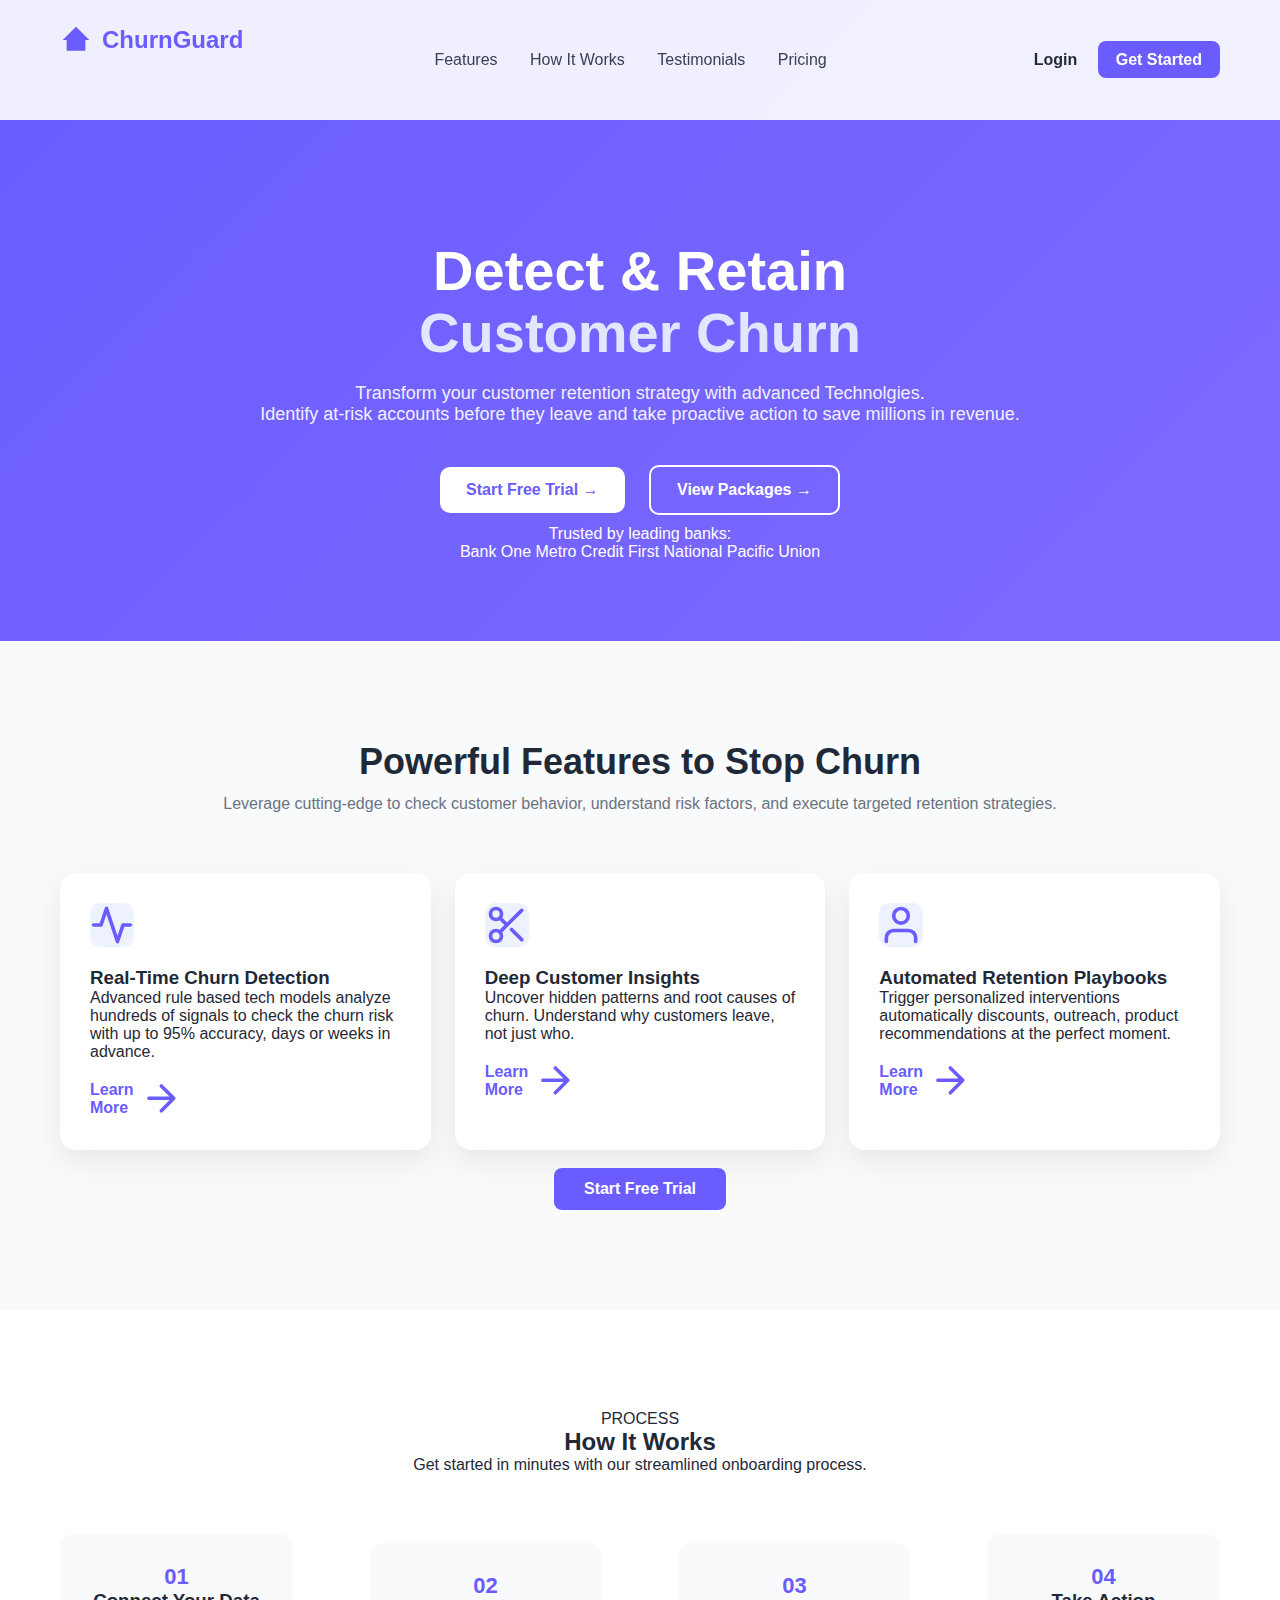
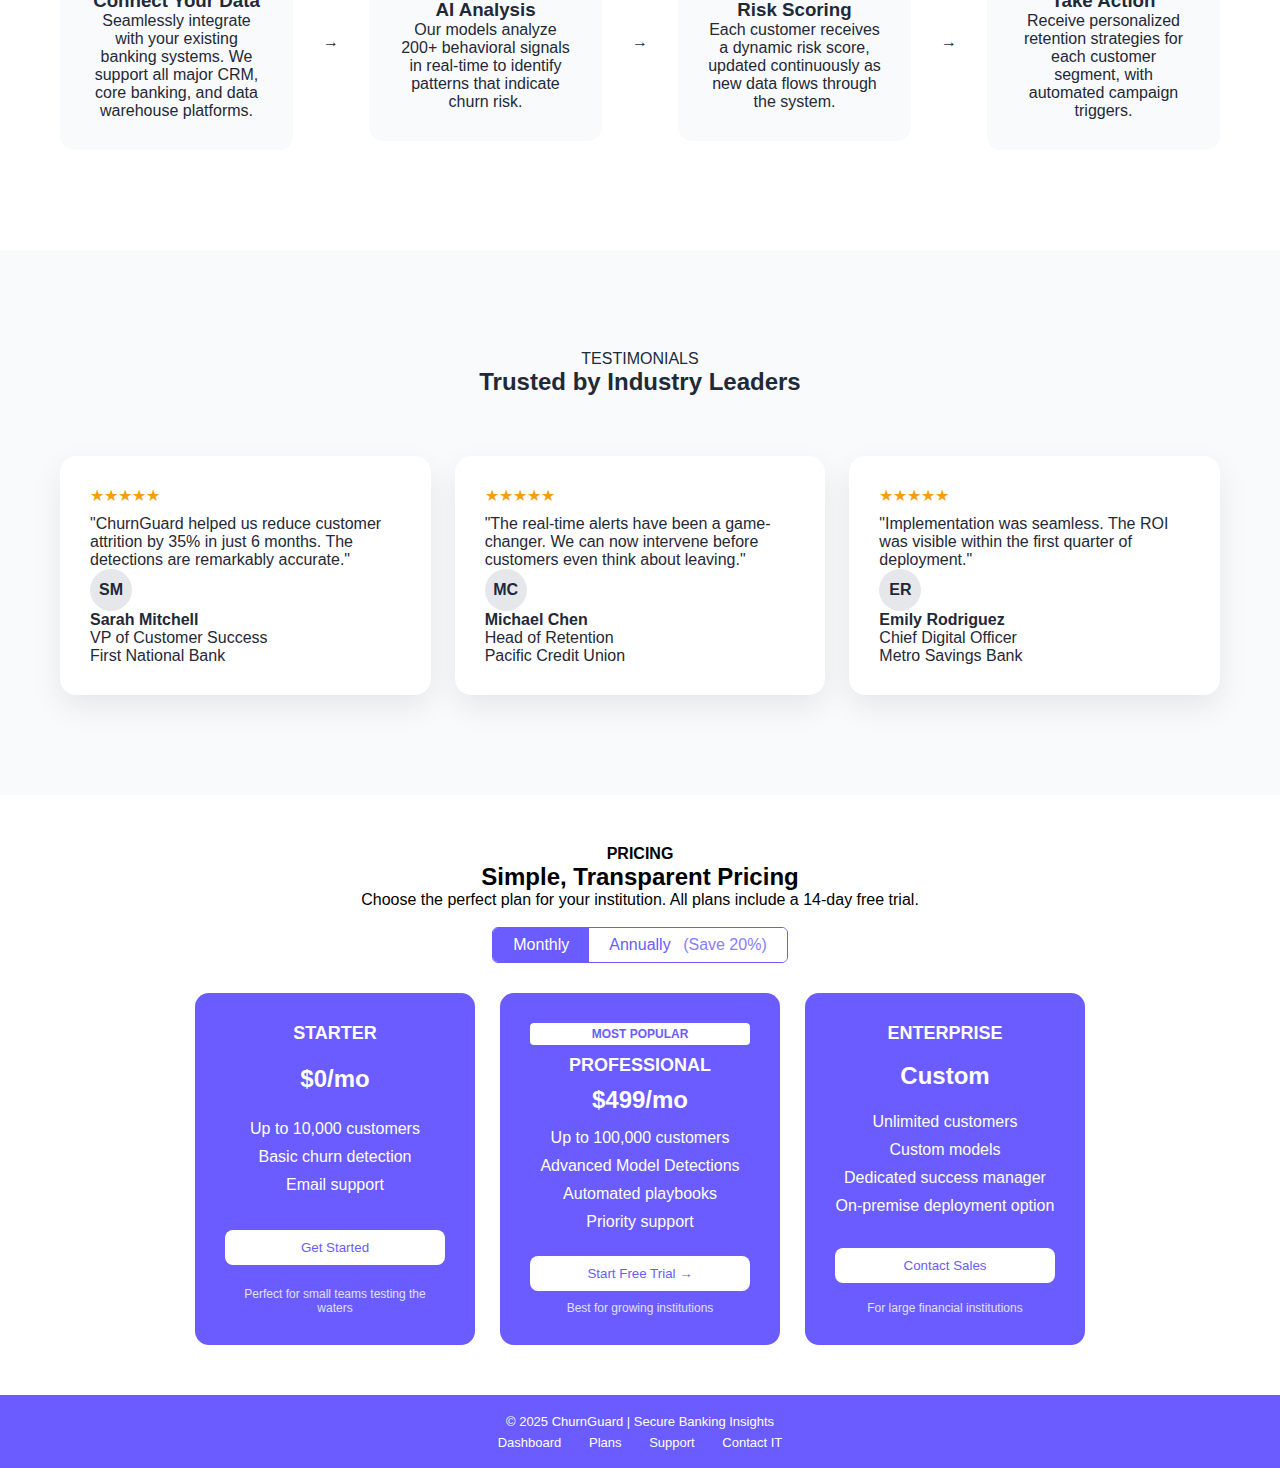
<file: index.html>
<!DOCTYPE html>
<html lang="en">
<head>
    <meta charset="UTF-8">
    <meta name="viewport" content="width=device-width, initial-scale=1.0">
    <title>ChurnGuard - Detect & Retain Customer Churn</title>
    <link rel="stylesheet" href="style.css">
</head>
<body>
    <header>
        <div class="logo">
            
            ChurnGuard
        </div>
        <nav>
            <a href="#features">Features</a>
            <a href="#how-it-works">How It Works</a>
            <a href="#testimonials">Testimonials</a>
            <a href="#pricing">Pricing</a>
        </nav>
        <div class="auth-buttons">
            <span class="login" id="openLogin">Login</span>
            <span class="get-started signup-trigger" id="openSignup">Get Started</span>
        </div>
    </header>

    <section class="hero">
        <h1>Detect & Retain <br><span class="highlight">Customer Churn</span></h1>
        <p class="subtitle">
            Transform your customer retention strategy with advanced Technolgies.<br>
            Identify at-risk accounts before they leave and take proactive action to save millions in revenue.
        </p>
        <div class="cta-buttons">
            <a href="#" class="primary-cta" id="heroSignup">Start Free Trial →</a>
            <a href="#pricing" class="secondary-cta">View Packages →</a>
        </div>
        <div class="trusted">
            Trusted by leading banks:
            <div class="banks">
                <span>Bank One</span>
                <span>Metro Credit</span>
                <span>First National</span>
                <span>Pacific Union</span>
            </div>
        </div>
    </section>

    <!-- Features Section -->
    <section id="features" class="features-section">
        <h1 class="features-title">Powerful Features to Stop Churn</h1>
        <p class="features-subtitle">
            Leverage cutting-edge to check customer behavior, understand risk factors, and execute targeted retention strategies.
        </p>
        <div class="underline"></div>
        <div class="features-grid">
            <div class="feature-card">
                <div class="feature-icon">
                    <svg fill="none" stroke="currentColor" stroke-linecap="round" stroke-linejoin="round" stroke-width="2" viewBox="0 0 24 24">
                        <path d="M22 12h-4l-3 9L9 3l-3 9H2"></path>
                    </svg>
                </div>
                <h3>Real-Time Churn Detection</h3>
                <p>Advanced rule based tech models analyze hundreds of signals to check the churn risk with up to 95% accuracy, days or weeks in advance.</p>
                <a href="#" class="learn-more">Learn More
                    <svg fill="none" stroke="currentColor" stroke-linecap="round" stroke-linejoin="round" stroke-width="2" class="w-4 h-4" viewBox="0 0 24 24">
                        <path d="M5 12h14M12 5l7 7-7 7"></path>
                    </svg>
                </a>
            </div>
            <div class="feature-card">
                <div class="feature-icon">
                    <svg fill="none" stroke="currentColor" stroke-linecap="round" stroke-linejoin="round" stroke-width="2" viewBox="0 0 24 24">
                        <circle cx="6" cy="6" r="3"></circle>
                        <circle cx="6" cy="18" r="3"></circle>
                        <path d="M20 4L8.12 15.88M14.47 14.48L20 20M8.12 8.12L12 12"></path>
                    </svg>
                </div>
                <h3>Deep Customer Insights</h3>
                <p>Uncover hidden patterns and root causes of churn. Understand why customers leave, not just who.</p>
                <a href="#" class="learn-more">Learn More
                    <svg fill="none" stroke="currentColor" stroke-linecap="round" stroke-linejoin="round" stroke-width="2" class="w-4 h-4" viewBox="0 0 24 24">
                        <path d="M5 12h14M12 5l7 7-7 7"></path>
                    </svg>
                </a>
            </div>
            <div class="feature-card">
                <div class="feature-icon">
                    <svg fill="none" stroke="currentColor" stroke-linecap="round" stroke-linejoin="round" stroke-width="2" viewBox="0 0 24 24">
                        <path d="M20 21v-2a4 4 0 00-4-4H8a4 4 0 00-4 4v2"></path>
                        <circle cx="12" cy="7" r="4"></circle>
                    </svg>
                </div>
                <h3>Automated Retention Playbooks</h3>
                <p>Trigger personalized interventions automatically discounts, outreach, product recommendations at the perfect moment.</p>
                <a href="#" class="learn-more">Learn More
                    <svg fill="none" stroke="currentColor" stroke-linecap="round" stroke-linejoin="round" stroke-width="2" class="w-4 h-4" viewBox="0 0 24 24">
                        <path d="M5 12h14M12 5l7 7-7 7"></path>
                    </svg>
                </a>
            </div>
        </div>
        <div class="features-cta">
            <br>
            <button class="features-cta-btn" id="featuresSignup">Start Free Trial
                
            </button>
        </div>
    </section>

    <!-- How It Works Section -->
    <section id="how-it-works" class="how-it-works">
        <div class="process-label">PROCESS</div>
        <h2 class="how-title">How It <span>Works</span></h2>
        <p class="how-subtitle">
            Get started in minutes with our streamlined onboarding process.
        </p>
        <div class="steps-container">
            <div class="step-card">
                <div class="step-number">01</div>
                <h3 class="step-title">Connect Your Data</h3>
                <p class="step-desc">Seamlessly integrate with your existing banking systems. We support all major CRM, core banking, and data warehouse platforms.</p>
            </div>
            <span class="arrow">→</span>
            <div class="step-card">
                <div class="step-number">02</div>
                <h3 class="step-title">AI Analysis</h3>
                <p class="step-desc">Our models analyze 200+ behavioral signals in real-time to identify patterns that indicate churn risk.</p>
            </div>
            <span class="arrow">→</span>
            <div class="step-card">
                <div class="step-number">03</div>
                <h3 class="step-title">Risk Scoring</h3>
                <p class="step-desc">Each customer receives a dynamic risk score, updated continuously as new data flows through the system.</p>
            </div>
            <span class="arrow">→</span>
            <div class="step-card">
                <div class="step-number">04</div>
                <h3 class="step-title">Take Action</h3>
                <p class="step-desc">Receive personalized retention strategies for each customer segment, with automated campaign triggers.</p>
            </div>
        </div>
    </section>

    <!-- Testimonials Section -->
        <section id="testimonials" class="testimonials-section">
            <div class="testimonials-label">TESTIMONIALS</div>
            <h2 class="testimonials-title">Trusted by <span>Industry Leaders</span></h2>

            <div class="testimonials-grid">
                <div class="testimonial-card">
                    <div class="stars">★★★★★</div>
                    <p class="quote">
                        "ChurnGuard helped us reduce customer attrition by 35% in just 6 months. The detections are remarkably accurate."
                    </p>
                    <div class="author">
                        <div class="avatar">SM</div>
                        <div class="author-info">
                            <h4>Sarah Mitchell</h4>
                            <p>VP of Customer Success<br>First National Bank</p>
                        </div>
                    </div>
                </div>

                <div class="testimonial-card">
                    <div class="stars">★★★★★</div>
                    <p class="quote">
                        "The real-time alerts have been a game-changer. We can now intervene before customers even think about leaving."
                    </p>
                    <div class="author">
                        <div class="avatar">MC</div>
                        <div class="author-info">
                            <h4>Michael Chen</h4>
                            <p>Head of Retention<br>Pacific Credit Union</p>
                        </div>
                    </div>
                </div>

                <div class="testimonial-card">
                    <div class="stars">★★★★★</div>
                    <p class="quote">
                        "Implementation was seamless. The ROI was visible within the first quarter of deployment."
                    </p>
                    <div class="author">
                        <div class="avatar">ER</div>
                        <div class="author-info">
                            <h4>Emily Rodriguez</h4>
                            <p>Chief Digital Officer<br>Metro Savings Bank</p>
                        </div>
                    </div>
                </div>
            </div>
        </section>

    <!-- Pricing Section -->
    <section id="pricing" class="pricing-section">
        <div class="pricing-label"><b>PRICING</b></div>
        <h2 class="pricing-title">Simple, Transparent Pricing</h2>
        <p class="pricing-subtitle">Choose the perfect plan for your institution. All plans include a 14-day free trial.</p>
        <br>

        <div class="billing-toggle">
            <div class="toggle-btn active" data-period="monthly">Monthly</div>
            <div class="toggle-btn" data-period="annual">Annually <span style="margin-left:8px;opacity:0.8;">(Save 20%)</span></div>
        </div>

        <div class="pricing-grid">
            <!-- STARTER PLAN -->
            <div class="pricing-card">
                <div class="plan-name">STARTER</div>
                <div class="price" data-monthly="$0" data-annual="$0">$0<span>/mo</span></div>
                <ul class="features-list">
                    <li class="feature-item">Up to 10,000 customers</li>
                    <li class="feature-item">Basic churn detection</li>
                    <li class="feature-item">Email support</li>
                </ul>
                <button class="pricing-btn" >Get Started</button>
                <p class="pricing-note">Perfect for small teams testing the waters</p>
            </div>

            <!-- PROFESSIONAL PLAN -->
            <div class="pricing-card popular">
                <div class="popular-badge">MOST POPULAR</div>
                <div class="plan-name">PROFESSIONAL</div>
                <div class="price" data-monthly="$499" data-annual="$399">$499<span>/mo</span></div>
                <ul class="features-list">
                    <li class="feature-item">Up to 100,000 customers</li>
                    <li class="feature-item">Advanced Model Detections</li>
                    <li class="feature-item">Automated playbooks</li>
                    <li class="feature-item">Priority support</li>
                </ul>
                <button class="pricing-btn">Start Free Trial →</button>
                <p class="pricing-note">Best for growing institutions</p>
            </div>

            <!-- ENTERPRISE PLAN -->
            <div class="pricing-card">
                <div class="plan-name">ENTERPRISE</div>
                <div class="price" data-monthly="Custom" data-annual="Custom">Custom</div>
                <ul class="features-list">
                    <li class="feature-item">Unlimited customers</li>
                    <li class="feature-item">Custom models</li>
                    <li class="feature-item">Dedicated success manager</li>
                    <li class="feature-item">On-premise deployment option</li>
                </ul>
                <button class="pricing-btn">Contact Sales</button>
                <p class="pricing-note">For large financial institutions</p>
            </div>
        </div>
    </section>

    <!-- Login & Signup Modals -->
    <div id="loginModal" class="modal">
        <div class="modal-content">
            <span class="close" id="closeLogin">&times;</span>
            <h2>Login to <span>ChurnGuard</span></h2>
            <form id="loginForm">
                <div class="form-group">
                    <label>Email</label>
                    <input type="email" id="loginEmail" required placeholder="your@email.com">
                </div>
                <div class="form-group">
                    <label>Password</label>
                    <input type="password" id="loginPassword" required placeholder="••••••••">
                </div>
                <button type="submit" class="modal-btn">Login</button>
            </form>
            <p class="switch-text">Don't have an account? <span class="switch-link" id="toSignup">Sign Up</span></p>
            <p id="loginMessage" style="text-align:center; margin-top:15px; color:#6a5cff;"></p>
        </div>
    </div>

    <div id="signupModal" class="modal">
        <div class="modal-content">
            <span class="close" id="closeSignup">&times;</span>
            <h2>Sign Up for <span>ChurnGuard</span></h2>
            <form id="signupForm">
                <div class="form-group">
                    <label>Full Name</label>
                    <input type="text" id="signupName" required placeholder="Enter Name">
                </div>
                <div class="form-group">
                    <label>Email</label>
                    <input type="email" id="signupEmail" required placeholder="name@email.com">
                </div>
                <div class="form-group">
                    <label>Password</label>
                    <input type="password" id="signupPassword" required placeholder="•••••••• (min 8 chars)">
                </div>
                <button type="submit" class="modal-btn">Create Account</button>
            </form>
            <p class="switch-text">Already have an account? <span class="switch-link" id="toLogin">Login</span></p>
            <p id="signupMessage" style="text-align:center; margin-top:15px; color:#00ffff;"></p>
        </div>
    </div>

    <!-- Footer -->
    <footer class="footer">
        <div class="footer-content">
            <p>© 2025 ChurnGuard | Secure Banking Insights</p>
            <div class="footer-links">
                <a href="#login" id="footerDashboard">Dashboard</a>
                <a href="#pricing">Plans</a>
                <a href="#how-it-works">Support</a>
                <a href="#login" id="footerDashboard">Contact IT</a>
            </div>
        </div>
    </footer>

    <script>
    // Modal logic
    const loginModal = document.getElementById('loginModal');
    const signupModal = document.getElementById('signupModal');
    const openLogin = document.getElementById('openLogin');
    const openSignup = document.getElementById('openSignup');
    const heroSignup = document.getElementById('heroSignup');
    const featuresSignup = document.getElementById('featuresSignup');
    const closeLogin = document.getElementById('closeLogin');
    const closeSignup = document.getElementById('closeSignup');
    const toSignup = document.getElementById('toSignup');
    const toLogin = document.getElementById('toLogin');

    openLogin.onclick = () => loginModal.classList.add('active');
    openSignup.onclick = () => signupModal.classList.add('active');
    heroSignup.onclick = (e) => { e.preventDefault(); signupModal.classList.add('active'); };
    featuresSignup.onclick = () => signupModal.classList.add('active');
    closeLogin.onclick = () => loginModal.classList.remove('active');
    closeSignup.onclick = () => signupModal.classList.remove('active');

    window.onclick = (event) => {
        if (event.target === loginModal) loginModal.classList.remove('active');
        if (event.target === signupModal) signupModal.classList.remove('active');
    }

    toSignup.onclick = () => {
        loginModal.classList.remove('active');
        signupModal.classList.add('active');
    }

    toLogin.onclick = () => {
        signupModal.classList.remove('active');
        loginModal.classList.add('active');
    }

    // Redirect to dashboard
    const loginForm = document.getElementById('loginForm');
    const signupForm = document.getElementById('signupForm');

    loginForm.addEventListener('submit', function(e){
        e.preventDefault();
        document.getElementById('loginMessage').innerText = "Logging in...";
        setTimeout(() => {
            window.location.href = "dashboard.html";
        }, 500);
    });

    signupForm.addEventListener('submit', function(e){
        e.preventDefault();
        document.getElementById('signupMessage').innerText = "Creating account...";
        setTimeout(() => {
            window.location.href = "dashboard.html";
        }, 500);
    });

    // Pricing toggle
    const toggleButtons = document.querySelectorAll('.toggle-btn');
    const priceElements = document.querySelectorAll('.price');

    toggleButtons.forEach(btn => {
        btn.addEventListener('click', () => {
            toggleButtons.forEach(b => b.classList.remove('active'));
            btn.classList.add('active');

            const period = btn.getAttribute('data-period');
            priceElements.forEach(priceEl => {
                const monthlyPrice = priceEl.getAttribute('data-monthly');
                const annualPrice = priceEl.getAttribute('data-annual');
                if (period === 'monthly') {
                    priceEl.innerHTML = monthlyPrice + (monthlyPrice !== 'Custom' ? '<span>/mo</span>' : '');
                } else {
                    priceEl.innerHTML = annualPrice + (annualPrice !== 'Custom' ? '<span>/yr</span>' : '');
                }
            });
        });
    });

    // Footer dashboard opens signup
    const footerDashboard = document.getElementById('footerDashboard');
    footerDashboard.addEventListener('click', (e) => {
        e.preventDefault();
        loginModal.classList.remove('active');
        signupModal.classList.add('active');
    });
    </script>
</body>
</html>
</file>
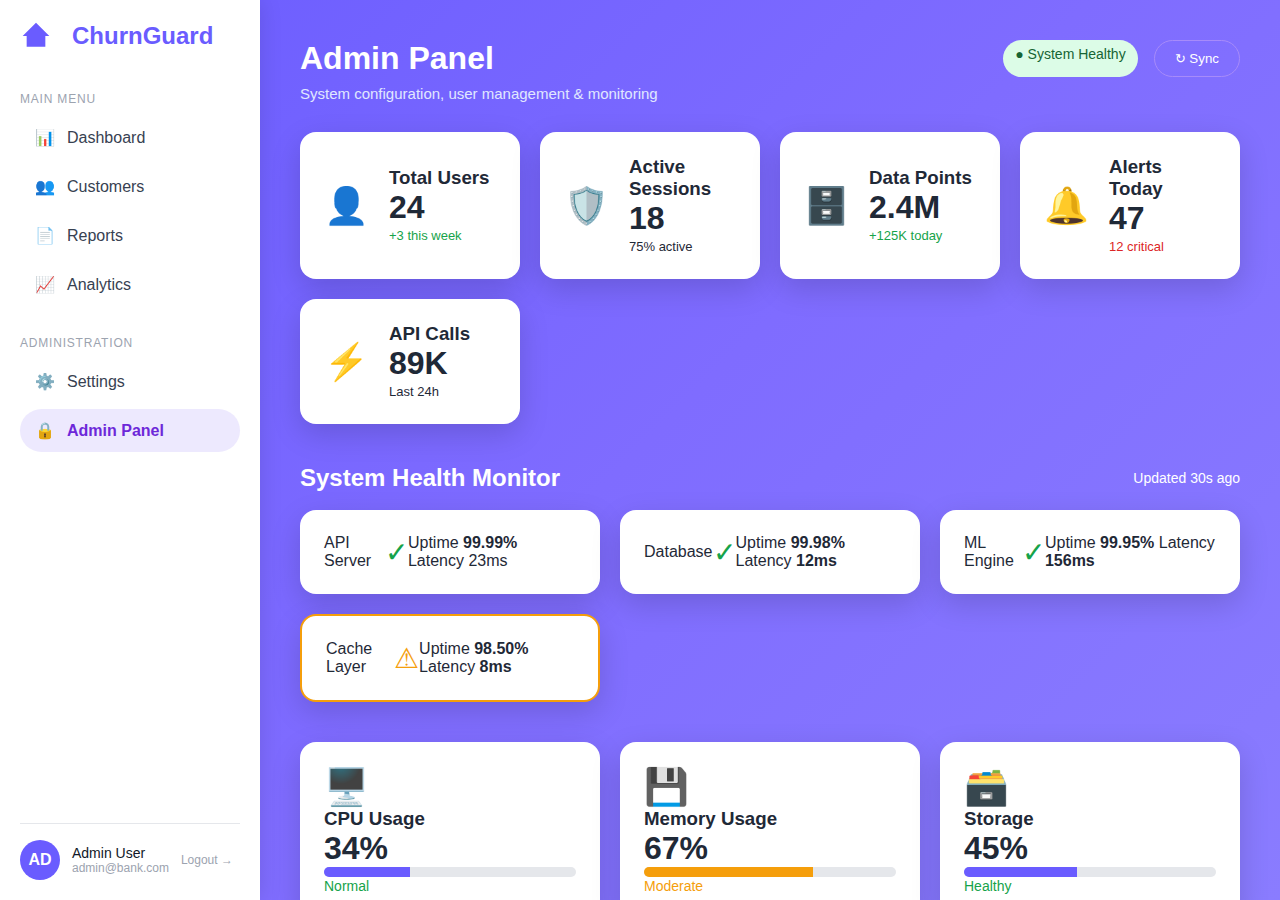
<file: admin_panel.html>
<!DOCTYPE html>
<html lang="en">
<head>
    <meta charset="UTF-8">
    <meta name="viewport" content="width=device-width, initial-scale=1.0">
    <title>ChurnGuard - Admin Panel</title>
    <link rel="stylesheet" href="admin_panel.css">
</head>
<body>
    <aside class="sidebar">
        <div>
            <div class="logo">
                <span></span> ChurnGuard
            </div>

            <div class="menu-title">MAIN MENU</div>
            <a href="dashboard.html" class="menu-item"><span class="icon">📊</span> Dashboard</a>
            <a href="customer.html" class="menu-item"><span class="icon">👥</span> Customers</a>
            <a href="reports.html" class="menu-item"><span class="icon">📄</span> Reports</a>
            <a href="analytics.html" class="menu-item"><span class="icon">📈</span> Analytics</a>

            <div class="menu-title">ADMINISTRATION</div>
            <a href="settings.html" class="menu-item"><span class="icon">⚙️</span> Settings</a>
           <a href="admin_panel.html" class="menu-item active"><span class="icon">🔒</span> Admin Panel</a>
        </div>

        <div class="user-section">
            <div class="user-avatar">AD</div>
            <div class="user-info">
                <div class="user-name">Admin User</div>
                <div class="user-email">admin@bank.com</div>
            </div>
            <a href="index.html" style="text-decoration: none;"><div class="logout">Logout →</div></a>
        </div>
    </aside>

    <main class="main-content">
        <div class="header">
            <div>
                <h1 class="section-title">Admin Panel</h1>
                <p class="subtitle">System configuration, user management & monitoring</p>
            </div>
            <div class="header-actions">
                <span class="status-badge healthy">● System Healthy</span>
                <button class="btn-sync" style="color: white; background-color: transparent;">↻ Sync</button>
            </div>
        </div>

        <!-- Stats Cards -->
        <div class="stats-grid">
            <div class="stat-card">
                <div class="stat-icon">👤</div>
                <div class="stat-info">
                    <h3>Total Users</h3>
                    <div class="stat-value">24</div>
                    <span class="stat-change positive">+3 this week</span>
                </div>
            </div>
            <div class="stat-card">
                <div class="stat-icon">🛡️</div>
                <div class="stat-info">
                    <h3>Active Sessions</h3>
                    <div class="stat-value">18</div>
                    <span class="stat-change">75% active</span>
                </div>
            </div>
            <div class="stat-card">
                <div class="stat-icon">🗄️</div>
                <div class="stat-info">
                    <h3>Data Points</h3>
                    <div class="stat-value">2.4M</div>
                    <span class="stat-change positive">+125K today</span>
                </div>
            </div>
            <div class="stat-card">
                <div class="stat-icon">🔔</div>
                <div class="stat-info">
                    <h3>Alerts Today</h3>
                    <div class="stat-value">47</div>
                    <span class="stat-change critical">12 critical</span>
                </div>
            </div>
            <div class="stat-card">
                <div class="stat-icon">⚡</div>
                <div class="stat-info">
                    <h3>API Calls</h3>
                    <div class="stat-value">89K</div>
                    <span class="stat-change">Last 24h</span>
                </div>
            </div>
        </div>

        <!-- System Health Monitor -->
        <div class="health-section">
            <div class="health-header">
                <h2 class="card-title" style="color: white;">System Health Monitor</h2>
                <span class="updated" style="color: white;">Updated 30s ago</span>
            </div>
            <br>
            <div class="services-grid">
                <div class="service-card">
                    <div class="service-name">API Server</div>
                    <div class="status ok">✓</div>
                    <div class="metrics">
                        <span>Uptime <strong>99.99%</strong></span>
                        <span>Latency 23ms</span>
                    </div>
                </div>
                <div class="service-card">
                    <div class="service-name">Database</div>
                    <div class="status ok">✓</div>
                    <div class="metrics">
                        <span>Uptime <strong>99.98%</strong></span>
                        <span>Latency <strong>12ms</strong></span>
                    </div>
                </div>
                <div class="service-card">
                    <div class="service-name">ML Engine</div>
                    <div class="status ok">✓</div>
                    <div class="metrics">
                        <span>Uptime <strong>99.95%</strong></span>
                        <span>Latency <strong>156ms</strong></span>
                    </div>
                </div>
                <div class="service-card warning">
                    <div class="service-name">Cache Layer</div>
                    <div class="status warn">⚠</div>
                    <div class="metrics">
                        <span>Uptime <strong>98.50%</strong></span>
                        <span>Latency <strong>8ms</strong></span>
                    </div>
                </div>
            </div>

            <div class="resource-grid">
                <div class="resource-card">
                    <div class="resource-icon">🖥️</div>
                    <h3>CPU Usage</h3>
                    <div class="resource-value">34%</div>
                    <div class="progress-bar"><div class="progress-fill" style="width: 34%;"></div></div>
                    <span class="resource-status normal">Normal</span>
                </div>
                <div class="resource-card">
                    <div class="resource-icon">💾</div>
                    <h3>Memory Usage</h3>
                    <div class="resource-value">67%</div>
                    <div class="progress-bar"><div class="progress-fill moderate" style="width: 67%;"></div></div>
                    <span class="resource-status moderate">Moderate</span>
                </div>
                <div class="resource-card">
                    <div class="resource-icon">🗃️</div>
                    <h3>Storage</h3>
                    <div class="resource-value">45%</div>
                    <div class="progress-bar"><div class="progress-fill" style="width: 45%;"></div></div>
                    <span class="resource-status healthy">Healthy</span>
                </div>
            </div>
        </div>

        <!-- User Management & Roles -->
        <div class="management-grid">
            <div class="user-management">
                <div class="section-header">
                    <h2 class="card-title">User Management</h2>
                    <button class="btn-primary">+ Add User</button>
                </div>
                <div class="user-list">
                    <div class="user-item">
                        <div class="user-avatar small">MA</div>
                        <div class="user-details">
                            <strong>Muneeb Anjum</strong><br>
                            <span>muneeb@gmail.com</span>
                        </div>
                        <div class="user-role">Manager Administration</div>
                        <div class="user-last">2 min ago</div>
                        <span class="status-badge active">Active</span>
                    </div>
                    <div class="user-item">
                        <div class="user-avatar small">AC</div>
                        <div class="user-details">
                            <strong>Ayyan Chohan </strong><br>
                            <span>chohan@gmail.com</span>
                        </div>
                        <div class="user-role">IT Manager</div>
                        <div class="user-last">1 hour ago</div>
                        <span class="status-badge active">Active</span>
                    </div>
                    <div class="user-item">
                        <div class="user-avatar small">SA</div>
                        <div class="user-details">
                            <strong>Umair Naeem</strong><br>
                            <span>umair@gmail.com</span>
                        </div>
                        <div class="user-role">Data Analyst</div>
                        <div class="user-last">3 hours ago</div>
                        <span class="status-badge active">Active</span>
                    </div>
                    <div class="user-item">
                        <div class="user-avatar small">MS</div>
                        <div class="user-details">
                            <strong>Umar Wariach</strong><br>
                            <span>umar@gmail.com</span>
                        </div>
                        <div class="user-role">Manager Procurement</div>
                        <div class="user-last">2 days ago</div>
                        <span class="status-badge inactive">Inactive</span>
                    </div>
                    <div class="user-item">
                        <div class="user-avatar small">LD</div>
                        <div class="user-details">
                            <strong>Bilal Jutt</strong><br>
                            <span>jutt@gmail.com</span>
                        </div>
                        <div class="user-role">Developer</div>
                        <div class="user-last">30 min ago</div>
                        <span class="status-badge active">Active</span>
                    </div>
                </div>
            </div>

            <div class="role-permissions">
                <div class="section-header">
                    <h2 class="card-title">Role Permissions</h2>
                    <button class="btn-secondary">+ New Role</button>
                </div>
                <div class="role-list">
                    <div class="role-item">
                        <div class="role-icon">🛡️</div>
                        <div class="role-info">
                            <strong>Super Admin</strong>
                            <span>2 users</span>
                        </div>
                        <div class="permissions">
                            <span>All Access</span>
                            <span>User Management</span>
                            <span>System Config</span>
                            <span>Billing</span>
                        </div>
                    </div>
                    <div class="role-item">
                        <div class="role-icon">👔</div>
                        <div class="role-info">
                            <strong>Manager</strong>
                            <span>5 users</span>
                        </div>
                        <div class="permissions">
                            <span>View All</span>
                            <a href="customer.html" style="text-decoration: none;"><span>Edit Customers</span></a>
                           <a href="reports.html" style="text-decoration: none;"><span>Reports</span></a>
                            <span>Team Management</span>
                        </div>
                    </div>
                    <div class="role-item">
                        <div class="role-icon">📊</div>
                        <div class="role-info">
                            <strong>Analyst</strong>
                            <span>12 users</span>
                        </div>
                        <div class="permissions">
                            <a href="dashboard.html" style="text-decoration: none;"><span>View Dashboard</span></a>
                            <span>Export Data</span>
                           <a href="reports.html" style="text-decoration: none;"><span>Create Reports</span></a>
                        </div>
                    </div>
                </div>
            </div>
        </div>
    </main>
     <script>
        // Settings tabs switching
        document.querySelectorAll('.settings-tabs .tab').forEach(tab => {
            tab.addEventListener('click', () => {
                document.querySelectorAll('.settings-tabs .tab').forEach(t => t.classList.remove('active'));
                document.querySelectorAll('.tab-content').forEach(c => c.classList.remove('active'));
                
                tab.classList.add('active');
                document.getElementById(tab.dataset.content).classList.add('active');
            });
        });

        // Optional: Keep active state on sidebar if you reload the same page
        // (not needed for navigation to other pages)
    </script>
</body>
</html>
</file>
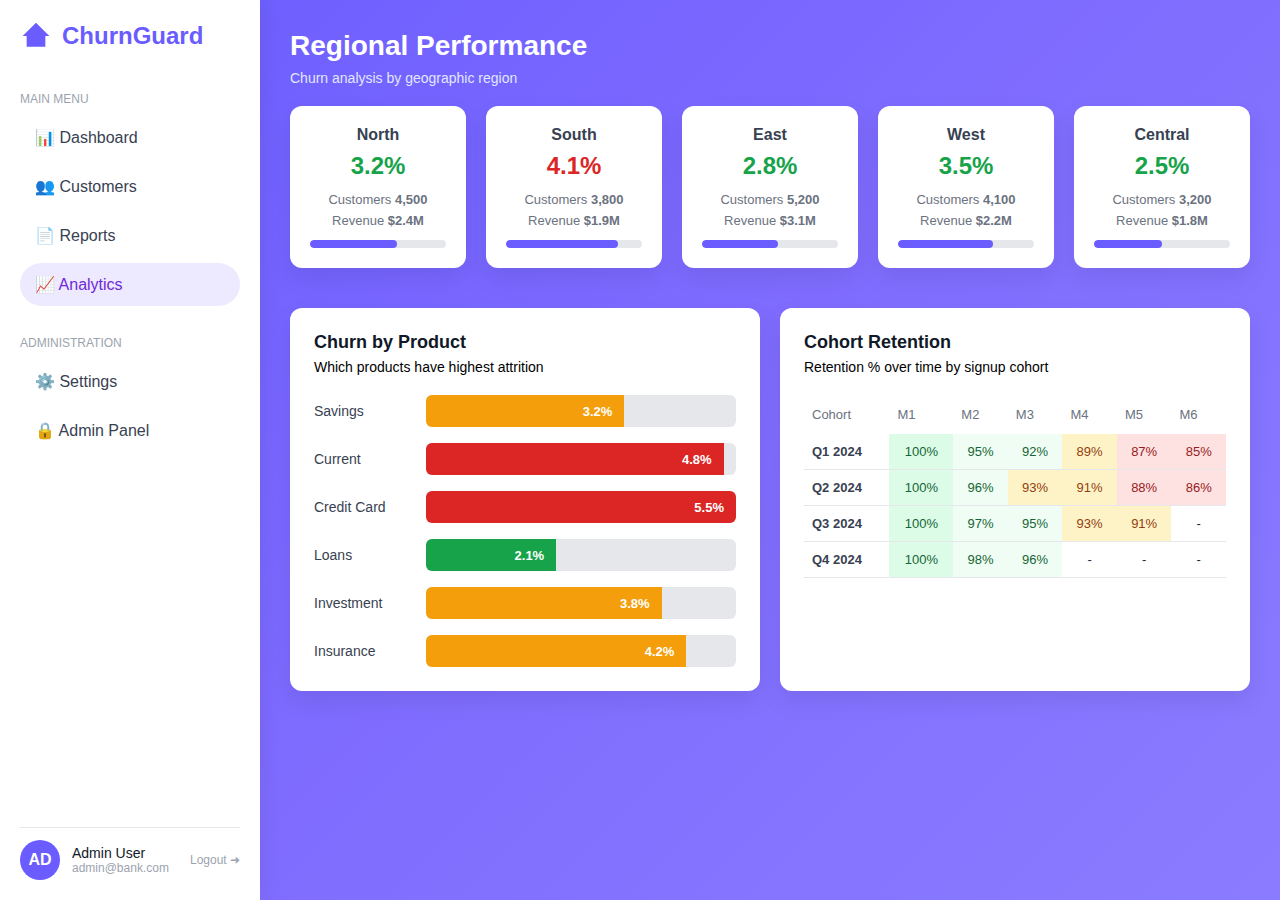
<file: analytics.html>
<!DOCTYPE html>
<html lang="en">
<head>
  <meta charset="UTF-8">
  <meta name="viewport" content="width=device-width, initial-scale=1.0">
  <title>ChurnGuard - Analytics</title>
  <link rel="stylesheet" href="analytics.css">
</head>
<body>
  <!-- SIDEBAR -->
  <aside class="sidebar">
    <div>
      <div class="logo">ChurnGuard</div>

      <div class="menu-section">
        <div class="menu-title">Main Menu</div>
        <a href="dashboard.html"><div class="menu-item">📊 Dashboard</div></a> 
        <a href="customer.html"><div class="menu-item">👥 Customers</div></a>  <!-- Removed 'active' and 'customer_btn' -->
        <a href="reports.html"><div class="menu-item">📄 Reports</div></a>
        <a href="analytics.html"><div class="menu-item active">📈 Analytics</div></a>  <!-- Added 'active' here -->
      </div>

      <div class="menu-section">
        
        <div class="menu-title">Administration</div>
        <a href="settings.html"><div class="menu-item">⚙️ Settings</div></a>
        <a href="admin_panel.html"><div class="menu-item">🔒 Admin Panel</div></a>
      </div>
    </div>

    <div class="user-section">
      <div class="user-avatar">AD</div>
      <div class="user-info">
        <div class="user-name">Admin User</div>
        <div class="user-email">admin@bank.com</div>
      </div>
      <a href="index.html" ><div class="logout">Logout ➜</div></a>
    </div>
  </aside>

  <div class="main-content">
    <!-- Regional Performance -->
    <div class="section">
      <h2 class="section-title">Regional Performance</h2>
      <p class="subtitle">Churn analysis by geographic region</p>
      <div class="regional-grid">
        <div class="region-card">
          <div class="region-name">North</div>
          <div class="churn-rate">3.2%</div>
          <div class="region-details">Customers <strong>4,500</strong></div>
          <div class="region-details">Revenue <strong>$2.4M</strong></div>
          <div class="progress-bar"><div class="progress-fill" style="width: 64%;"></div></div>
        </div>
        <div class="region-card">
          <div class="region-name">South</div>
          <div class="churn-rate negative">4.1%</div>
          <div class="region-details">Customers <strong>3,800</strong></div>
          <div class="region-details">Revenue <strong>$1.9M</strong></div>
          <div class="progress-bar"><div class="progress-fill" style="width: 82%;"></div></div>
        </div>
        <div class="region-card">
          <div class="region-name">East</div>
          <div class="churn-rate">2.8%</div>
          <div class="region-details">Customers <strong>5,200</strong></div>
          <div class="region-details">Revenue <strong>$3.1M</strong></div>
          <div class="progress-bar"><div class="progress-fill" style="width: 56%;"></div></div>
        </div>
        <div class="region-card">
          <div class="region-name">West</div>
          <div class="churn-rate">3.5%</div>
          <div class="region-details">Customers <strong>4,100</strong></div>
          <div class="region-details">Revenue <strong>$2.2M</strong></div>
          <div class="progress-bar"><div class="progress-fill" style="width: 70%;"></div></div>
        </div>
        <div class="region-card">
          <div class="region-name">Central</div>
          <div class="churn-rate">2.5%</div>
          <div class="region-details">Customers <strong>3,200</strong></div>
          <div class="region-details">Revenue <strong>$1.8M</strong></div>
          <div class="progress-bar"><div class="progress-fill" style="width: 50%;"></div></div>
        </div>
      </div>
    </div>

    <!-- Churn by Product & Cohort Retention -->
    <div class="bottom-grid">
      <div class="card large">
        <h3 class="card-title">Churn by Product</h3>
        <p class="subtitle" style="color: black;">Which products have highest attrition</p>
        <div class="bar-chart">
          <div class="bar-item">
            <span>Savings</span>
            <div class="bar-container"><div class="bar-fill yellow" style="width: 64%;">3.2%</div></div>
          </div>
          <div class="bar-item">
            <span>Current</span>
            <div class="bar-container"><div class="bar-fill red" style="width: 96%;">4.8%</div></div>
          </div>
          <div class="bar-item">
            <span>Credit Card</span>
            <div class="bar-container"><div class="bar-fill red" style="width: 100%;">5.5%</div></div>
          </div>
          <div class="bar-item">
            <span>Loans</span>
            <div class="bar-container"><div class="bar-fill green" style="width: 42%;">2.1%</div></div>
          </div>
          <div class="bar-item">
            <span>Investment</span>
            <div class="bar-container"><div class="bar-fill yellow" style="width: 76%;">3.8%</div></div>
          </div>
          <div class="bar-item">
            <span>Insurance</span>
            <div class="bar-container"><div class="bar-fill yellow" style="width: 84%;">4.2%</div></div>
          </div>
        </div>
      </div>

      <div class="card large">
        <h3 class="card-title">Cohort Retention</h3>
        <p class="subtitle" style="color: black;">Retention % over time by signup cohort</p>
        <div class="cohort-table">
          <table>
            <thead>
              <tr>
                <th>Cohort</th>
                <th>M1</th>
                <th>M2</th>
                <th>M3</th>
                <th>M4</th>
                <th>M5</th>
                <th>M6</th>
              </tr>
            </thead>
            <tbody>
              <tr>
                <td>Q1 2024</td>
                <td class="ret-100">100%</td>
                <td class="ret-95">95%</td>
                <td class="ret-92">92%</td>
                <td class="ret-89">89%</td>
                <td class="ret-87">87%</td>
                <td class="ret-85">85%</td>
              </tr>
              <tr>
                <td>Q2 2024</td>
                <td class="ret-100">100%</td>
                <td class="ret-96">96%</td>
                <td class="ret-93">93%</td>
                <td class="ret-91">91%</td>
                <td class="ret-88">88%</td>
                <td class="ret-86">86%</td>
              </tr>
              <tr>
                <td>Q3 2024</td>
                <td class="ret-100">100%</td>
                <td class="ret-97">97%</td>
                <td class="ret-95">95%</td>
                <td class="ret-93">93%</td>
                <td class="ret-91">91%</td>
                <td>-</td>
              </tr>
              <tr>
                <td>Q4 2024</td>
                <td class="ret-100">100%</td>
                <td class="ret-98">98%</td>
                <td class="ret-96">96%</td>
                <td>-</td>
                <td>-</td>
                <td>-</td>
              </tr>
            </tbody>
          </table>
        </div>
      </div>
    </div>
  </div>
</body>
</html>
</file>
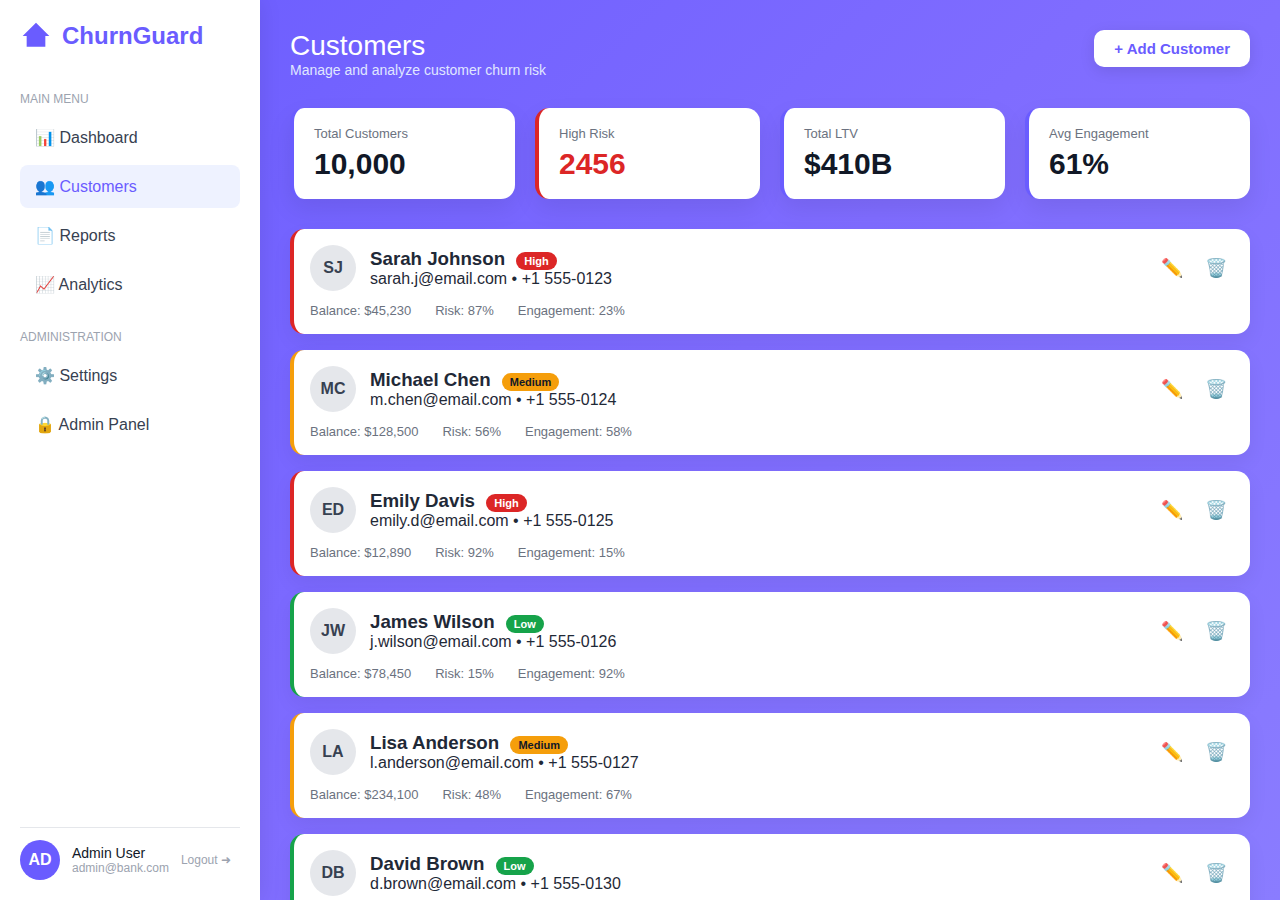
<file: customer.html>
<!DOCTYPE html>
<html lang="en">
<head>
  <meta charset="UTF-8" />
  <title>ChurnGuard - Detect & Retain Customer Churn</title>
  <meta name="viewport" content="width=device-width, initial-scale=1.0" />
  <link rel="stylesheet" href="customer.css" />
</head>
<body>

<!-- SIDEBAR -->
<aside class="sidebar">
  <div>
    <div class="logo">ChurnGuard</div>

    <div class="menu-section">
      <div class="menu-title">Main Menu</div>
      <a href="dashboard.html"><div class="menu-item">📊 Dashboard</div></a> 
      <div class="menu-item active customer_btn">👥 Customers</div>
      <a href="reports.html"><div class="menu-item">📄 Reports</div></a>
      <a href="analytics.html"><div class="menu-item">📈 Analytics</div></a>
    </div>

    <div class="menu-section">
      <br>
      <div class="menu-title">Administration</div>
      <a href="settings.html"><div class="menu-item">⚙️ Settings</div></a>
      <a href="admin_panel.html"><div class="menu-item"><span>🔒</span> Admin Panel</div></a>
    </div>
  </div>

  <div class="user-section">
    <div class="user-avatar">AD</div>
    <div class="user-info">
      <div class="user-name">Admin User</div>
      <div class="user-email">admin@bank.com</div>
    </div>
    <a href="index.html"><div class="logout">Logout ➜</div></a>
  </div>
</aside>

<!-- MAIN CONTENT -->
<main class="main-content">

  <!-- HEADER -->
  <div class="header">
    <div>
      <div class="title">Customers</div>
      <div class="subtitle">Manage and analyze customer churn risk</div>
    </div>
    <a href="#add-customer-modal" class="add-btn">+ Add Customer</a>
  </div>

  <!-- STATS -->
  <section class="stats">
    <div class="stat-card"><span>Total Customers</span><strong>10,000</strong></div>
    <div class="stat-card danger"><span>High Risk</span><strong>2456</strong></div>
    <div class="stat-card"><span>Total LTV</span><strong>$410B</strong></div>
    <div class="stat-card"><span>Avg Engagement</span><strong>61%</strong></div>
  </section>

  <!-- CUSTOMERS LIST -->
  <section class="customers">

    <div class="customer high">
      <div class="top">
        <div class="left">
          <div class="avatar-circle">SJ</div>
          <div>
            <h3>Sarah Johnson <span class="risk high">High</span></h3>
            <p>sarah.j@email.com • +1 555-0123</p>
          </div>
        </div>
        <div class="actions">
          <button class="btn-edit" title="Edit">✏️</button>
          <button class="btn-delete" title="Delete">🗑️</button>
        </div>
      </div>
      <div class="details">
        <span>Balance: $45,230</span>
        <span>Risk: 87%</span>
        <span>Engagement: 23%</span>
      </div>
    </div>

    <div class="customer medium">
      <div class="top">
        <div class="left">
          <div class="avatar-circle">MC</div>
          <div>
            <h3>Michael Chen <span class="risk medium">Medium</span></h3>
            <p>m.chen@email.com • +1 555-0124</p>
          </div>
        </div>
        <div class="actions">
          <button class="btn-edit" title="Edit">✏️</button>
          <button class="btn-delete" title="Delete">🗑️</button>
        </div>
      </div>
      <div class="details">
        <span>Balance: $128,500</span>
        <span>Risk: 56%</span>
        <span>Engagement: 58%</span>
      </div>
    </div>

    <div class="customer high">
      <div class="top">
        <div class="left">
          <div class="avatar-circle">ED</div>
          <div>
            <h3>Emily Davis <span class="risk high">High</span></h3>
            <p>emily.d@email.com • +1 555-0125</p>
          </div>
        </div>
        <div class="actions">
          <button class="btn-edit" title="Edit">✏️</button>
          <button class="btn-delete" title="Delete">🗑️</button>
        </div>
      </div>
      <div class="details">
        <span>Balance: $12,890</span>
        <span>Risk: 92%</span>
        <span>Engagement: 15%</span>
      </div>
    </div>

    <div class="customer low">
      <div class="top">
        <div class="left">
          <div class="avatar-circle">JW</div>
          <div>
            <h3>James Wilson <span class="risk low">Low</span></h3>
            <p>j.wilson@email.com • +1 555-0126</p>
          </div>
        </div>
        <div class="actions">
          <button class="btn-edit" title="Edit">✏️</button>
          <button class="btn-delete" title="Delete">🗑️</button>
        </div>
      </div>
      <div class="details">
        <span>Balance: $78,450</span>
        <span>Risk: 15%</span>
        <span>Engagement: 92%</span>
      </div>
    </div>

    <div class="customer medium">
      <div class="top">
        <div class="left">
          <div class="avatar-circle">LA</div>
          <div>
            <h3>Lisa Anderson <span class="risk medium">Medium</span></h3>
            <p>l.anderson@email.com • +1 555-0127</p>
          </div>
        </div>
        <div class="actions">
          <button class="btn-edit" title="Edit">✏️</button>
          <button class="btn-delete" title="Delete">🗑️</button>
        </div>
      </div>
      <div class="details">
        <span>Balance: $234,100</span>
        <span>Risk: 48%</span>
        <span>Engagement: 67%</span>
      </div>
    </div>

    <div class="customer low">
      <div class="top">
        <div class="left">
          <div class="avatar-circle">DB</div>
          <div>
            <h3>David Brown <span class="risk low">Low</span></h3>
            <p>d.brown@email.com • +1 555-0130</p>
          </div>
        </div>
        <div class="actions">
          <button class="btn-edit" title="Edit">✏️</button>
          <button class="btn-delete" title="Delete">🗑️</button>
        </div>
      </div>
      <div class="details">
        <span>Balance: $312,800</span>
        <span>Risk: 8%</span>
        <span>Engagement: 95%</span>
      </div>
    </div>

    <div class="customer medium">
      <div class="top">
        <div class="left">
          <div class="avatar-circle">AR</div>
          <div>
            <h3>Ahmed Raza <span class="risk medium">Medium</span></h3>
            <p>a.raza@bank.com</p>
          </div>
        </div>
        <div class="actions">
          <button class="btn-edit" title="Edit">✏️</button>
          <button class="btn-delete" title="Delete">🗑️</button>
        </div>
      </div>
      <div class="details">
        <span>Balance: $90,400</span>
        <span>Risk: 52%</span>
        <span>Engagement: 61%</span>
      </div>
    </div>

    <div class="customer high">
      <div class="top">
        <div class="left">
          <div class="avatar-circle">SK</div>
          <div>
            <h3>Sana Khan <span class="risk high">High</span></h3>
            <p>s.khan@bank.com</p>
          </div>
        </div>
        <div class="actions">
          <button class="btn-edit" title="Edit">✏️</button>
          <button class="btn-delete" title="Delete">🗑️</button>
        </div>
      </div>
      <div class="details">
        <span>Balance: $18,300</span>
        <span>Risk: 89%</span>
        <span>Engagement: 21%</span>
      </div>
    </div>

    <div class="customer low">
      <div class="top">
        <div class="left">
          <div class="avatar-circle">HR</div>
          <div>
            <h3>Hassan Rauf <span class="risk low">Low</span></h3>
            <p>h.rauf@bank.com</p>
          </div>
        </div>
        <div class="actions">
          <button class="btn-edit" title="Edit">✏️</button>
          <button class="btn-delete" title="Delete">🗑️</button>
        </div>
      </div>
      <div class="details">
        <span>Balance: $150,900</span>
        <span>Risk: 12%</span>
        <span>Engagement: 88%</span>
      </div>
    </div>

    <div class="customer medium">
      <div class="top">
        <div class="left">
          <div class="avatar-circle">NK</div>
          <div>
            <h3>Noor Kamal <span class="risk medium">Medium</span></h3>
            <p>n.kamal@bank.com</p>
          </div>
        </div>
        <div class="actions">
          <button class="btn-edit" title="Edit">✏️</button>
          <button class="btn-delete" title="Delete">🗑️</button>
        </div>
      </div>
      <div class="details">
        <span>Balance: $66,200</span>
        <span>Risk: 44%</span>
        <span>Engagement: 63%</span>
      </div>
    </div>

    <div class="customer high">
      <div class="top">
        <div class="left">
          <div class="avatar-circle">FA</div>
          <div>
            <h3>Faisal Ahmed <span class="risk high">High</span></h3>
            <p>f.ahmed@bank.com</p>
          </div>
        </div>
        <div class="actions">
          <button class="btn-edit" title="Edit">✏️</button>
          <button class="btn-delete" title="Delete">🗑️</button>
        </div>
      </div>
      <div class="details">
        <span>Balance: $9,800</span>
        <span>Risk: 94%</span>
        <span>Engagement: 12%</span>
      </div>
    </div>

  </section>

</main>

<!-- ADD CUSTOMER MODAL -->
<div id="add-customer-modal" class="modal-overlay">
  <div class="modal-content">
    <a href="#" class="modal-close">×</a>
    <h2 class="modal-title">Add New Customer</h2>
    <p class="modal-subtitle">Enter customer details to detect churn risk</p>

    <form>
      <div class="form-grid">
        <div class="form-group">
          <label>Full Name</label>
          <input type="text" placeholder="e.g. Muneeb Anjum" required />
        </div>
        <div class="form-group">
          <label>Age</label>
          <input type="number" min="18" max="100" placeholder="22" required />
        </div>
        <div class="form-group">
          <label>Location</label>
          <input type="text" placeholder="e.g. Lahore, Pakistan" required />
        </div>
        <div class="form-group">
          <label>Tenure (years)</label>
          <input type="number" min="0" placeholder="4" required />
        </div>
        <div class="form-group">
          <label>Credit Score</label>
          <input type="number" min="300" max="850" placeholder="720" required />
        </div>
        <div class="form-group">
          <label>Number of Products</label>
          <input type="number" min="1" max="10" placeholder="3" required />
        </div>

        <div class="form-group full">
          <label>Active Member?</label>
          <div class="toggle-group">
            <span>No</span>
            <label class="toggle-switch">
              <input type="checkbox" checked />
              <span class="slider"></span>
            </label>
            <span>Yes</span>
          </div>
        </div>

        <div class="form-group full">
          <label>Card Type</label>
          <div class="radio-group">
            <label class="radio-item">
              <input type="radio" name="card" value="silver" checked />
              Silver
            </label>
            <label class="radio-item">
              <input type="radio" name="card" value="gold" />
              Gold
            </label>
            <label class="radio-item">
              <input type="radio" name="card" value="platinum" />
              Platinum
            </label>
            <label class="radio-item">
              <input type="radio" name="card" value="diamond" />
              Diamond
            </label>
          </div>
        </div>
      </div>

      <button type="submit" class="submit-btn">Detect Churn Risk</button>

      <div class="risk-result">
        Mock Churn Risk: <strong style="color: #dc2626;">87%</strong> (High Risk)<br>
        <small>* This is a simulated prediction. Real model would calculate dynamically.</small>
      </div>
    </form>
  </div>
</div>

</body>
</html>
</file>
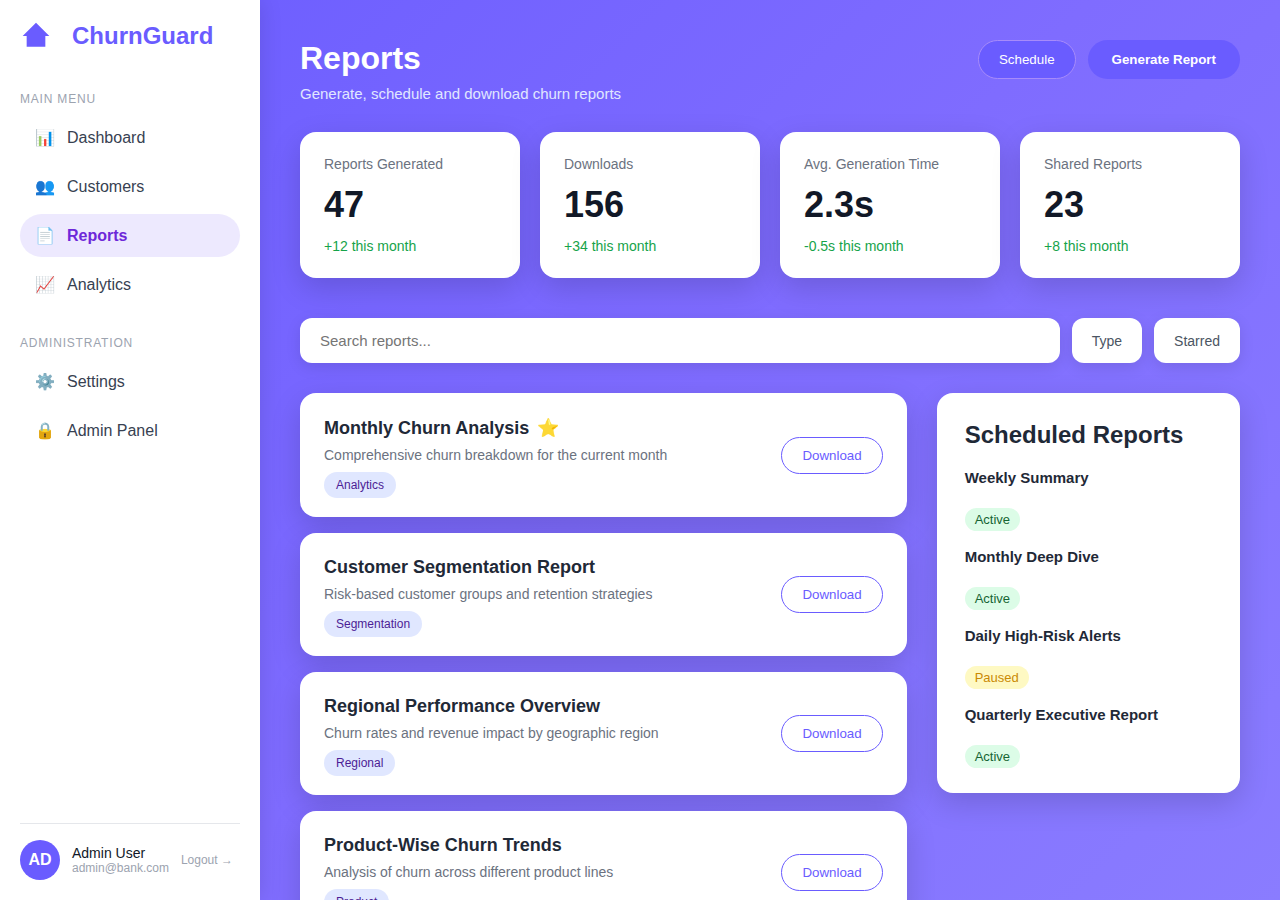
<file: reports.html>
<!DOCTYPE html>
<html lang="en">
<head>
    <meta charset="UTF-8">
    <meta name="viewport" content="width=device-width, initial-scale=1.0">
    <title>ChurnGuard - Detect & Retain Customer Churn</title>
    <link rel="stylesheet" href="reports.css">
</head>
<body>
    <aside class="sidebar">
        <div>
            <div class="logo">
                <span></span> ChurnGuard
            </div>

            <div class="menu-title">MAIN MENU</div>
            <a href="dashboard.html" class="menu-item"><span class="icon">📊</span> Dashboard</a>
            <a href="customer.html" class="menu-item"><span class="icon">👥</span> Customers</a>
            <a href="reports.html" class="menu-item active"><span class="icon">📄</span> Reports</a>
            <a href="analytics.html" class="menu-item"><span class="icon">📈</span> Analytics</a>

            <div class="menu-title">ADMINISTRATION</div>
            <a href="settings.html" class="menu-item"><span class="icon">⚙️</span> Settings</a>
            <a href="admin_panel.html" class="menu-item"><span class="icon">🔒</span> Admin Panel</a>
        </div>

        <div class="user-section">
            <div class="user-avatar">AD</div>
            <div class="user-info">
                <div class="user-name">Admin User</div>
                <div class="user-email">admin@bank.com</div>
            </div>
            <a href="index.html" style="text-decoration: none;"><div class="logout">Logout →</div></a>
        </div>
    </aside>

    <main class="main-content">
        <div class="header">
            <div>
                <h1 class="section-title">Reports</h1>
                <p class="subtitle">Generate, schedule and download churn reports</p>
            </div>
            <div class="header-actions">
                <button class="btn-secondary" style="color: white; background-color:#6a5cff;">Schedule</button>
                <button class="btn-primary">Generate Report</button>
            </div>
        </div>

        <!-- Stats Cards -->
        <div class="stats-grid">
            <div class="stat-card">
                <div class="stat-title">Reports Generated</div>
                <div class="stat-value">47</div>
                <div class="stat-change positive">+12 this month</div>
            </div>
            <div class="stat-card">
                <div class="stat-title">Downloads</div>
                <div class="stat-value">156</div>
                <div class="stat-change positive">+34 this month</div>
            </div>
            <div class="stat-card">
                <div class="stat-title">Avg. Generation Time</div>
                <div class="stat-value">2.3s</div>
                <div class="stat-change positive">-0.5s this month</div>
            </div>
            <div class="stat-card">
                <div class="stat-title">Shared Reports</div>
                <div class="stat-value">23</div>
                <div class="stat-change positive">+8 this month</div>
            </div>
        </div>

        <!-- Search Bar -->
        <div class="search-bar">
            <input type="text" placeholder="Search reports..." class="search-input">
            <button class="filter-btn">Type</button>
            <button class="filter-btn">Starred</button>
        </div>

        <!-- Reports Layout -->
        <div class="reports-layout">
            <div class="reports-list">
                <div class="report-item">
                    <div class="report-info">
                        <h3>Monthly Churn Analysis <span class="star">⭐</span></h3>
                        <p>Comprehensive churn breakdown for the current month</p>
                        <span class="tag">Analytics</span>
                    </div>
                    <button class="download-btn">Download</button>
                </div>

                <div class="report-item">
                    <div class="report-info">
                        <h3>Customer Segmentation Report</h3>
                        <p>Risk-based customer groups and retention strategies</p>
                        <span class="tag">Segmentation</span>
                    </div>
                    <button class="download-btn">Download</button>
                </div>

                <div class="report-item">
                    <div class="report-info">
                        <h3>Regional Performance Overview</h3>
                        <p>Churn rates and revenue impact by geographic region</p>
                        <span class="tag">Regional</span>
                    </div>
                    <button class="download-btn">Download</button>
                </div>

                <div class="report-item">
                    <div class="report-info">
                        <h3>Product-Wise Churn Trends</h3>
                        <p>Analysis of churn across different product lines</p>
                        <span class="tag">Product</span>
                    </div>
                    <button class="download-btn">Download</button>
                </div>
            </div>

            <div class="scheduled-box">
                <h2 class="card-title">Scheduled Reports</h2>
                <div class="schedule-list">
                    <div class="schedule-item">
                        <strong>Weekly Summary</strong><br>
                        <span class="status active">Active</span>
                    </div>
                    <div class="schedule-item">
                        <strong>Monthly Deep Dive</strong><br>
                        <span class="status active">Active</span>
                    </div>
                    <div class="schedule-item">
                        <strong>Daily High-Risk Alerts</strong><br>
                        <span class="status paused">Paused</span>
                    </div>
                    <div class="schedule-item">
                        <strong>Quarterly Executive Report</strong><br>
                        <span class="status active">Active</span>
                    </div>
                </div>
            </div>
        </div>
    </main>
</body>
</html>
</file>
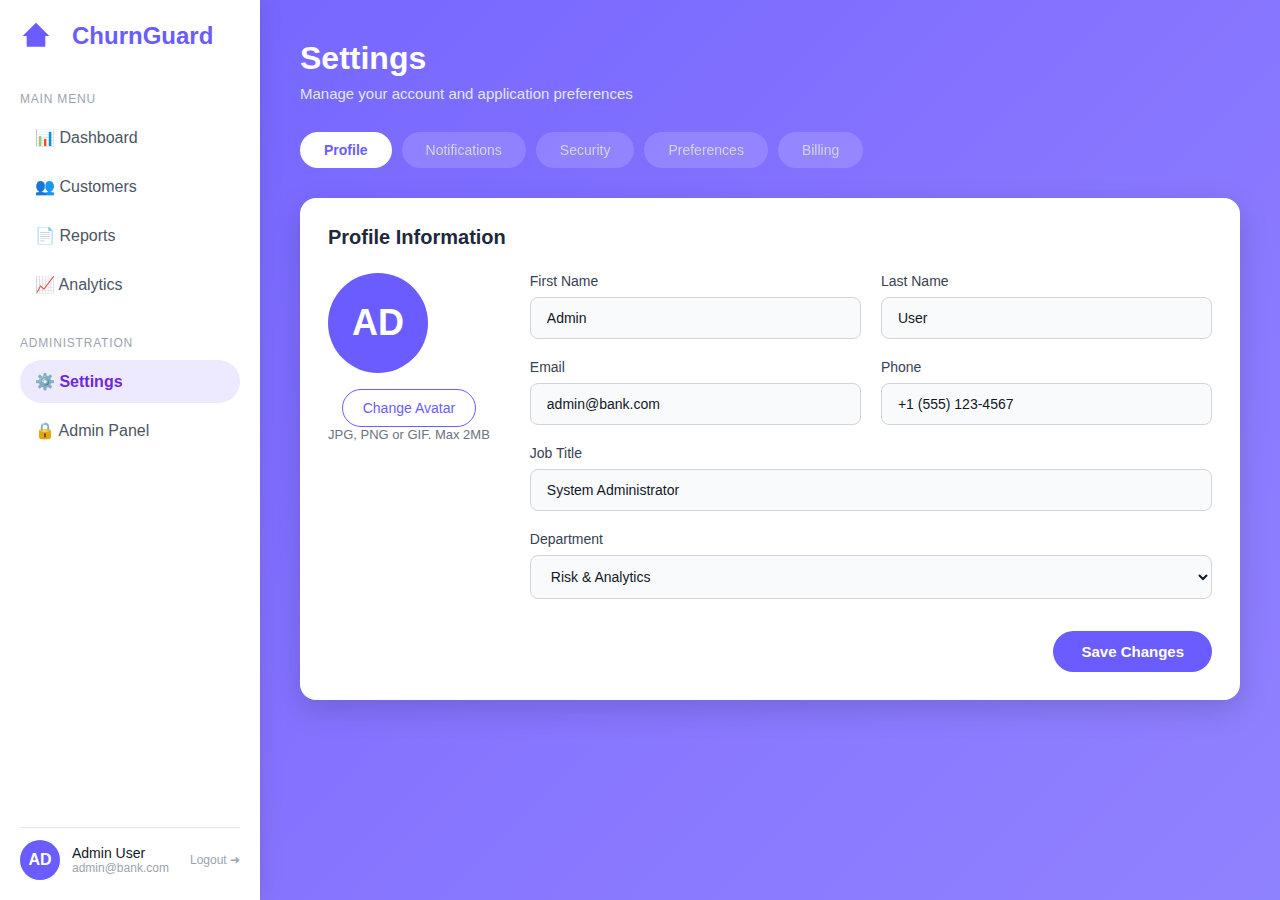
<file: settings.html>
<!DOCTYPE html>
<html lang="en">
<head>
    <meta charset="UTF-8">
    <meta name="viewport" content="width=device-width, initial-scale=1.0">
    <title>ChurnGuard - Settings</title>
    <link rel="stylesheet" href="settings.css">
</head>
<body>
    <aside class="sidebar">
        <div>
            <div class="logo">
                <span></span>ChurnGuard
            </div>

            <div class="menu-title">MAIN MENU</div>
            <a href="dashboard.html" class="menu-item" data-tab="dashboard"><span class="icon">📊</span> Dashboard</a>
            <a href="customer.html" class="menu-item" data-tab="customers"><span class="icon">👥</span> Customers</a>
            <a href="reports.html" class="menu-item" data-tab="reports"><span class="icon">📄</span> Reports</a>
            <a href="analytics.html" class="menu-item" data-tab="analytics"><span class="icon">📈</span> Analytics</a>

            <div class="menu-title">ADMINISTRATION</div>
            <a href="settings.html" class="menu-item active" data-tab="settings"><span class="icon">⚙️</span> Settings</a>

             <a href="admin_panel.html" class="menu-item" data-tab="analytics"><span class="icon">🔒</span>  Admin Panel</a>
        </div>

        <div class="user-section">
            <div class="user-avatar">AD</div>
            <div class="user-info">
                <div class="user-name">Admin User</div>
                <div class="user-email">admin@bank.com</div>
            </div>
            <a href ="index.html"> <div class="logout">Logout ➜</div></a>
        </div>
    </aside>

    <main class="main-content">
        <h1 class="section-title">Settings</h1>
        <p class="subtitle">Manage your account and application preferences</p>

        <div class="settings-tabs">
            <button class="tab active" data-content="profile">Profile</button>
            <button class="tab" data-content="notifications">Notifications</button>
            <button class="tab" data-content="security">Security</button>
            <button class="tab" data-content="preferences">Preferences</button>
            <button class="tab" data-content="billing">Billing</button>
        </div>

        <!-- Profile Tab -->
        <div id="profile" class="tab-content active">
            <div class="settings-card">
                <h2 class="card-title">Profile Information</h2>
                <div class="profile-section">
                    <div class="avatar-section">
                        <div class="current-avatar">AD</div>
                        <div class="avatar-actions">
                            <button class="btn-secondary">Change Avatar</button>
                            <p class="avatar-hint">JPG, PNG or GIF. Max 2MB</p>
                        </div>
                    </div>

                    <div class="form-grid">
                        <div class="form-group">
                            <label>First Name</label>
                            <input type="text" value="Admin" class="input-field">
                        </div>
                        <div class="form-group">
                            <label>Last Name</label>
                            <input type="text" value="User" class="input-field">
                        </div>
                        <div class="form-group">
                            <label>Email</label>
                            <input type="email" value="admin@bank.com" class="input-field">
                        </div>
                        <div class="form-group">
                            <label>Phone</label>
                            <input type="tel" value="+1 (555) 123-4567" class="input-field">
                        </div>
                        <div class="form-group full-width">
                            <label>Job Title</label>
                            <input type="text" value="System Administrator" class="input-field">
                        </div>
                        <div class="form-group full-width">
                            <label>Department</label>
                            <select class="input-field">
                                <option>Risk & Analytics</option>
                                <option>Customer Success</option>
                                <option>IT Security</option>
                                <option>Executive</option>
                            </select>
                        </div>
                    </div>
                </div>
                <div class="actions-right">
                    <button class="btn-primary">Save Changes</button>
                </div>
            </div>
        </div>

        <!-- Notifications Tab -->
        <div id="notifications" class="tab-content">
            <div class="settings-card">
                <h2 class="card-title">Notification Preferences</h2>
                <div class="notification-section">
                    <div class="toggle-item">
                        <div>
                            <strong>Email Notifications</strong>
                            <p>Receive churn alerts, weekly reports, and system updates via email</p>
                        </div>
                        <label class="switch">
                            <input type="checkbox" checked>
                            <span class="slider"></span>
                        </label>
                    </div>
                    <div class="toggle-item">
                        <div>
                            <strong>Push Notifications</strong>
                            <p>Get real-time alerts in the app for high-risk churn predictions</p>
                        </div>
                        <label class="switch">
                            <input type="checkbox" checked>
                            <span class="slider"></span>
                        </label>
                    </div>
                    <div class="toggle-item">
                        <div>
                            <strong>SMS Alerts</strong>
                            <p>Critical alerts sent to your phone (e.g., data sync failures)</p>
                        </div>
                        <label class="switch">
                            <input type="checkbox">
                            <span class="slider"></span>
                        </label>
                    </div>
                    <div class="toggle-item">
                        <div>
                            <strong>Daily Summary</strong>
                            <p>End-of-day summary of churn metrics and predictions</p>
                        </div>
                        <label class="switch">
                            <input type="checkbox" checked>
                            <span class="slider"></span>
                        </label>
                    </div>
                </div>
            </div>

            <div class="settings-card">
                <h2 class="card-title">Notification Frequency</h2>
                <div class="form-grid">
                    <div class="form-group full-width">
                        <label>Churn Alert Threshold</label>
                        <select class="input-field">
                            <option>Notify on any churn risk > 3%</option>
                            <option>Notify on churn risk > 5%</option>
                            <option>Notify on churn risk > 10%</option>
                            <option>Only critical (>15%)</option>
                        </select>
                    </div>
                    <div class="form-group full-width">
                        <label>Report Schedule</label>
                        <select class="input-field">
                            <option>Weekly (Monday morning)</option>
                            <option>Bi-weekly</option>
                            <option>Monthly</option>
                        </select>
                    </div>
                </div>
            </div>
        </div>

        <!-- Security Tab -->
        <div id="security" class="tab-content">
            <div class="settings-card">
                <h2 class="card-title">Security Settings</h2>
                <div class="toggle-section">
                    <div class="toggle-item">
                        <div>
                            <strong>Two-Factor Authentication</strong>
                            <p>Extra layer of security for your account</p>
                        </div>
                        <label class="switch">
                            <input type="checkbox" checked>
                            <span class="slider"></span>
                        </label>
                    </div>
                    <div class="toggle-item">
                        <div>
                            <strong>Session Timeout</strong>
                            <p>Automatically log out after inactivity</p>
                        </div>
                        <select class="input-field small-select">
                            <option>30 minutes</option>
                            <option>1 hour</option>
                            <option>2 hours</option>
                            <option>Never</option>
                        </select>
                    </div>
                </div>
                <div class="actions-right">
                    <button class="btn-secondary">Change Password</button>
                    <button class="btn-secondary">View Login History</button>
                </div>
            </div>
        </div>

        <!-- Preferences Tab -->
        <div id="preferences" class="tab-content">
            <div class="settings-card">
                <h2 class="card-title">Application Preferences</h2>
                <div class="form-grid">
                    <div class="form-group">
                        <label>Language</label>
                        <select class="input-field">
                            <option>English (US)</option>
                            <option>English (UK)</option>
                            <option>Spanish</option>
                        </select>
                    </div>
                    <div class="form-group">
                        <label>Timezone</label>
                        <select class="input-field">
                            <option>UTC-05:00 Eastern Time</option>
                            <option>UTC-08:00 Pacific Time</option>
                        </select>
                    </div>
                    <div class="form-group">
                        <label>Date Format</label>
                        <select class="input-field">
                            <option>MM/DD/YYYY</option>
                            <option>DD/MM/YYYY</option>
                        </select>
                    </div>
                    <div class="form-group">
                        <label>Currency</label>
                        <select class="input-field">
                            <option>USD ($)</option>
                            <option>EUR (€)</option>
                        </select>
                    </div>
                </div>
            </div>
        </div>

        <!-- Billing Tab -->
        <div id="billing" class="tab-content">
            <div class="settings-card">
                <h2 class="card-title">Billing Information</h2>
                <div class="form-grid">
                    <div class="form-group full-width">
                        <label>Plan</label>
                        <input type="text" value="Enterprise Plan" class="input-field" readonly>
                    </div>
                    <div class="form-group">
                        <label>Billing Cycle</label>
                        <input type="text" value="Annual" class="input-field" readonly>
                    </div>
                    <div class="form-group">
                        <label>Next Billing Date</label>
                        <input type="text" value="January 15, 2026" class="input-field" readonly>
                    </div>
                </div>
                <div class="actions-right">
                    <button class="btn-secondary">View Invoice History</button>
                    <button class="btn-primary">Update Payment Method</button>
                </div>
            </div>
        </div>
    </main>

    <script>
        // Settings tabs switching
        document.querySelectorAll('.settings-tabs .tab').forEach(tab => {
            tab.addEventListener('click', () => {
                document.querySelectorAll('.settings-tabs .tab').forEach(t => t.classList.remove('active'));
                document.querySelectorAll('.tab-content').forEach(c => c.classList.remove('active'));
                
                tab.classList.add('active');
                document.getElementById(tab.dataset.content).classList.add('active');
            });
        });

        // Optional: Keep active state on sidebar if you reload the same page
        // (not needed for navigation to other pages)
    </script>
</body>
</html>
</file>
<file: style.css>
* {
  margin: 0;
  padding: 0;
  box-sizing: border-box;
  font-family: "Segoe UI", sans-serif;
}

body {
  background: linear-gradient(135deg, #6a5cff, #7f6cff, #8a7cff);
  color: #1f2937;
}

/* HEADER */
header {
  display: flex;
  justify-content: space-between;
  align-items: center;
  padding: 24px 60px;
  background: rgba(255, 255, 255, 0.9);
  backdrop-filter: blur(10px);
}

.logo {
  display: flex;
  align-items: center;
  gap: 10px;
  font-size: 24px;
  font-weight: bold;
  color: #6a5cff;
  margin-bottom: 40px;
}

.logo::before {
  content: "";
  width: 32px;
  height: 32px;
  background: url('data:image/svg+xml;utf8,<svg xmlns="http://www.w3.org/2000/svg" viewBox="0 0 24 24" fill="%236a5cff"><path d="M12 2L2 12h3v8h14v-8h3L12 2z"/></svg>')
    no-repeat;
  background-size: contain;
}
nav a {
  margin: 0 14px;
  text-decoration: none;
  color: #374151;
  font-weight: 500;
}

.auth-buttons span {
  margin-left: 16px;
  cursor: pointer;
  font-weight: 600;
}

.get-started {
  background: #6a5cff;
  color: #fff;
  padding: 10px 18px;
  border-radius: 8px;
}

/* HERO */
.hero {
  text-align: center;
  padding: 120px 20px 80px;
  color: #fff;
}

.hero h1 {
  font-size: 56px;
  line-height: 1.1;
}

.highlight {
  color: #e0e7ff;
}

.hero .subtitle {
  margin-top: 20px;
  font-size: 18px;
  opacity: 0.9;
}

.cta-buttons {
  margin-top: 30px;
}

.primary-cta,
.secondary-cta {
  display: inline-block;
  margin: 10px;
  padding: 14px 26px;
  border-radius: 10px;
  text-decoration: none;
  font-weight: 600;
}

.primary-cta {
  background: #ffffff;
  color: #6a5cff;
}

.secondary-cta {
  border: 2px solid #ffffff;
  color: #ffffff;
}

/* FEATURES */
.features-section {
  background: #f8fafc;
  padding: 100px 60px;
  text-align: center;
}

.features-title {
  font-size: 36px;
}

.features-subtitle {
  margin-top: 12px;
  color: #6b7280;
}

.features-grid {
  display: grid;
  grid-template-columns: repeat(3, 1fr);
  gap: 24px;
  margin-top: 60px;
}

.feature-card {
  background: #ffffff;
  padding: 30px;
  border-radius: 16px;
  box-shadow: 0 12px 30px rgba(0, 0, 0, 0.08);
  text-align: left;
}

.feature-icon {
  width: 44px;
  height: 44px;
  background: #eef2ff;
  color: #6a5cff;
  border-radius: 10px;
  display: flex;
  align-items: center;
  justify-content: center;
  margin-bottom: 20px;
}

.learn-more {
  display: inline-flex;
  align-items: center;
  gap: 6px;
  margin-top: 16px;
  text-decoration: none;
  color: #6a5cff;
  font-weight: 600;
}
.features-cta-btn {
    background-color: #6a5cff;  /* Purple button */
    color: #ffffff;             /* White text */
    font-size: 16px;
    font-weight: 600;
    padding: 12px 30px;
    border: none;
    border-radius: 8px;
    cursor: pointer;
    transition: background-color 0.3s, transform 0.2s;
}

.features-cta-btn:hover {
    background-color: #5848d1;  /* Darker purple on hover */
    transform: translateY(-2px);
}

.features-cta-btn:active {
    transform: translateY(0);
}


/* HOW IT WORKS */
.how-it-works {
  padding: 100px 60px;
  background: #ffffff;
  text-align: center;
}

.steps-container {
  display: flex;
  justify-content: center;
  align-items: center;
  gap: 30px;
  margin-top: 60px;
}

.step-card {
  background: #f8fafc;
  padding: 30px;
  border-radius: 14px;
  width: 240px;
}

.step-number {
  font-size: 22px;
  font-weight: 700;
  color: #6a5cff;
}

/* TESTIMONIALS */
.testimonials-section {
  background: #f8fafc;
  padding: 100px 60px;
  text-align: center;
}

.testimonials-grid {
  display: grid;
  grid-template-columns: repeat(3, 1fr);
  gap: 24px;
  margin-top: 60px;
}

.testimonial-card {
  background: #ffffff;
  padding: 30px;
  border-radius: 16px;
  box-shadow: 0 12px 30px rgba(0, 0, 0, 0.08);
  text-align: left;
}

.stars {
  color: #f59e0b;
  margin-bottom: 10px;
}

.avatar {
  width: 42px;
  height: 42px;
  border-radius: 50%;
  background: #e5e7eb;
  display: flex;
  align-items: center;
  justify-content: center;
  font-weight: 700;
}
.pricing-section {
    padding: 50px 20px;
    background-color: #ffffff; /* section background white */
    color: #6a5cff;
    text-align: center;
}

.billing-toggle {
    display: inline-flex;
    margin-bottom: 30px;
    border: 1px solid #6a5cff;
    border-radius: 6px;
    overflow: hidden;
}

.toggle-btn {
    padding: 8px 20px;
    cursor: pointer;
    background-color: #ffffff;
    color: #6a5cff;
    font-weight: 500;
    transition: background-color 0.3s, color 0.3s;
}

.toggle-btn.active {
    background-color: #6a5cff;
    color: #ffffff;
}

/* PRICING SECTION */
.pricing-section {
    padding: 50px 20px;
    background-color: #ffffff; /* section background white */
    color: black;
    text-align: center;
}

.billing-toggle {
    display: inline-flex;
    margin-bottom: 30px;
    border: 1px solid #6a5cff;
    border-radius: 6px;
    overflow: hidden;
}

.toggle-btn {
    padding: 8px 20px;
    cursor: pointer;
    background-color: #ffffff;
    color: #6a5cff;
    font-weight: 500;
    transition: background-color 0.3s, color 0.3s;
}

.toggle-btn.active {
    background-color: #6a5cff;
    color: #ffffff;
}

.pricing-grid {
    display: flex;
    flex-wrap: wrap;
    justify-content: center;
    gap: 25px;
}

.pricing-card {
    background-color: #6a5cff; /* purple cards */
    color: #ffffff;
    border-radius: 14px; /* match How It Works cards */
    padding: 30px;
    width: 280px;
    text-align: center;
    display: flex;
    flex-direction: column;
    justify-content: space-between;
    transition: transform 0.3s;
}

.pricing-card:hover {
    transform: translateY(-5px);
}

.popular .popular-badge {
    background-color: #ffffff; /* badge white */
    color: #6a5cff; /* badge text purple */
    font-weight: bold;
    padding: 4px 8px;
    border-radius: 4px;
    display: inline-block;
    margin-bottom: 10px;
    font-size: 12px;
}

.plan-name {
    font-size: 18px;
    font-weight: bold;
    margin-bottom: 10px;
}

.price {
    font-size: 24px;
    font-weight: 600;
    margin-bottom: 15px;
}

.features-list {
    list-style: none;
    padding: 0;
    margin-bottom: 15px;
}

.feature-item {
    margin-bottom: 10px;
    display: flex;
    align-items: center;
    justify-content: center;
}

.pricing-btn {
    background-color: #ffffff; /* button white */
    color: #6a5cff;
    border: none;
    padding: 10px 15px;
    border-radius: 8px;
    cursor: pointer;
    font-weight: 500;
    margin-bottom: 10px;
    transition: background-color 0.3s, color 0.3s;
}

.pricing-btn:hover {
    background-color: #5749e6; /* slightly darker purple on hover */
    color: #ffffff;
}

.pricing-note {
    font-size: 12px;
    color: #e0e0ff; /* softer text for readability */
}

/* MODALS */
.modal {
  display: none;
  position: fixed;
  inset: 0;
  background: rgba(0, 0, 0, 0.6);
  justify-content: center;
  align-items: center;
}

.modal.active {
  display: flex;
}

.modal-content {
  background: #ffffff;
  padding: 40px;
  border-radius: 16px;
  width: 380px;
  position: relative;
}

.modal-content h2 span {
  color: #6a5cff;
}

.form-group {
  margin: 16px 0;
}

.form-group input {
  width: 100%;
  padding: 12px;
  border-radius: 8px;
  border: 1px solid #d1d5db;
}

.modal-btn {
  width: 100%;
  padding: 12px;
  background: #6a5cff;
  color: #fff;
  border: none;
  border-radius: 8px;
  margin-top: 10px;
  font-weight: 700;
}

.close {
  position: absolute;
  top: 16px;
  right: 18px;
  cursor: pointer;
  font-size: 22px;
}


.footer {
    background-color:  #6a5cff;
    color: #ffffff;
    text-align: center;
    padding: 18px 10px;
    font-size: 13px;
    border-top: 1px solid  #6a5cff;
}

.footer-links {
    margin-top: 6px;
}

.footer-links a {
    color: #ffffff;
    text-decoration: none;
    margin: 0 12px;
    font-weight: 500;
    transition: color 0.3s;
}

.footer-links a:hover {
    color: #ffffff;
}
</file>
<file: admin_panel.css>
* {
  margin: 0;
  padding: 0;
  box-sizing: border-box;
  font-family: "Segoe UI", sans-serif;
}

body {
  background: linear-gradient(135deg, #6a5cff, #7f6cff, #8a7cff);
  color: #e0e0e0;
  display: flex;
  height: 100vh;
  overflow: hidden;
}

.sidebar {
  width: 260px;
  background: #fff;
  padding: 20px;
  display: flex;
  flex-direction: column;
  justify-content: space-between;
  box-shadow: 2px 0 20px rgba(0,0,0,0.1);
  color: #4b5563;
}

.logo {
  display: flex;
  align-items: center;
  gap: 10px;
  font-size: 24px;
  font-weight: 700;
  color: #6a5cff;
  margin-bottom: 40px;
}

.logo::before {
  content: "";
  width: 32px;
  height: 32px;
  background: url('data:image/svg+xml;utf8,<svg xmlns="http://www.w3.org/2000/svg" viewBox="0 0 24 24" fill="%236a5cff"><path d="M12 2L2 12h3v8h14v-8h3L12 2z"/></svg>') no-repeat center / contain;
}

.menu-title {
  font-size: 12px;
  margin: 30px 0 10px;
  text-transform: uppercase;
  letter-spacing: 0.8px;
  color: #9ca3af;
}

.menu-item {
  display: flex;
  align-items: center;
  gap: 12px;
  padding: 12px 15px;
  border-radius: 9999px;
  margin-bottom: 6px;
  text-decoration: none;
  color: #374151;
  transition: 0.2s ease;
}

.menu-item:hover {
  background: #f3f4f6;
}

.menu-item.active {
  background: #ede9fe;
  color: #6d28d9;
  font-weight: 600;
}

.user-section {
  display: flex;
  align-items: center;
  gap: 12px;
  padding-top: 16px;
  border-top: 1px solid #e5e7eb;
}

.user-avatar {
  width: 40px;
  height: 40px;
  border-radius: 50%;
  background: #6a5cff;
  color: #fff;
  display: flex;
  align-items: center;
  justify-content: center;
  font-weight: 700;
}

.user-avatar.small {
  width: 48px;
  height: 48px;
  font-size: 18px;
}

.user-name {
  font-size: 14px;
  color: #111827;
}

.user-email,
.logout {
  font-size: 12px;
  color: #9ca3af;
}

.main-content {
  flex: 1;
  padding: 40px;
  overflow-y: auto;
}

.header,
.section-header,
.health-header {
  display: flex;
  justify-content: space-between;
  align-items: center;
}

.header {
  align-items: flex-start;
  margin-bottom: 30px;
}

.header-actions {
  display: flex;
  gap: 16px;
}

.section-title {
  font-size: 32px;
  font-weight: 600;
  color: #fff;
}

.subtitle {
  font-size: 15px;
  margin-top: 8px;
  color: #e0e7ff;
}

.updated {
  font-size: 14px;
  color: #cbd5e1;
}

.status-badge {
  font-size: 14px;
  padding: 6px 12px;
  border-radius: 9999px;
  font-weight: 500;
}

.status-badge.healthy,
.status-badge.active {
  background: #dcfce7;
  color: #166534;
}

.status-badge.inactive {
  background: #fee2e2;
  color: #991b1b;
}

.btn-primary {
  background: #6a5cff;
  color: #fff;
  border: none;
  padding: 12px 24px;
  border-radius: 9999px;
  font-weight: 600;
  cursor: pointer;
}

.btn-secondary,
.btn-sync {
  background: #fff;
  color: #a78bfa;
  border: 1px solid #a78bfa;
  padding: 10px 20px;
  border-radius: 9999px;
  cursor: pointer;
}

.stats-grid,
.services-grid,
.resource-grid {
  display: grid;
  gap: 20px;
  margin-bottom: 40px;
}

.stats-grid {
  grid-template-columns: repeat(auto-fit, minmax(200px, 1fr));
}

.services-grid {
  grid-template-columns: repeat(auto-fit, minmax(260px, 1fr));
}

.resource-grid {
  grid-template-columns: repeat(3, 1fr);
}

.stat-card,
.service-card,
.resource-card,
.user-management,
.role-permissions {
  background: #fff;
  border-radius: 16px;
  padding: 24px;
  color: #1f2937;
  box-shadow: 0 10px 30px rgba(0,0,0,0.15);
}

.stat-card {
  display: flex;
  align-items: center;
  gap: 20px;
}

.stat-icon,
.resource-icon {
  font-size: 36px;
}

.stat-value,
.resource-value {
  font-size: 32px;
  font-weight: 700;
}

.stat-change {
  font-size: 13px;
  margin-top: 8px;
}

.stat-change.positive { color: #16a34a; }
.stat-change.critical { color: #dc2626; }

.service-card {
  display: flex;
  justify-content: space-between;
  align-items: center;
}

.service-card.warning {
  border: 2px solid #f59e0b;
}

.status {
  font-size: 28px;
}

.status.ok { color: #16a34a; }
.status.warn { color: #f59e0b; }

.progress-bar {
  height: 10px;
  background: #e5e7eb;
  border-radius: 5px;
  overflow: hidden;
}

.progress-fill {
  height: 100%;
  background: #6a5cff;
}

.progress-fill.moderate {
  background: #f59e0b;
}

.resource-status {
  font-size: 14px;
  font-weight: 500;
}

.resource-status.normal,
.resource-status.healthy {
  color: #16a34a;
}

.resource-status.moderate {
  color: #f59e0b;
}

.management-grid {
  display: grid;
  grid-template-columns: 1fr 1fr;
  gap: 30px;
}

.user-list,
.role-list {
  display: flex;
  flex-direction: column;
  gap: 16px;
}

.user-item,
.role-item {
  display: flex;
  align-items: center;
  gap: 16px;
  padding: 16px;
  background: #f8fafc;
  border-radius: 12px;
}
.user-avatar.small {
  width: 48px;
  height: 48px;
  background: #6a5cff; /* or your purple */
  color: white;
  border-radius: 50%;
  display: flex;
  align-items: center;
  justify-content: center;
  font-weight: bold;
  font-size: 18px;
  flex-shrink: 0;          /* ← Critical: Prevents shrinking */
  min-width: 48px;         /* ← Ensures minimum size */
  overflow: hidden;        /* ← Safety if content overflows */
}

/* Ensure the flex row doesn't compress the avatar */
.user-item {
  display: flex;
  align-items: center;
  gap: 16px;
  padding: 16px;
  background: #f8fafc;
  border-radius: 12px;
  flex-wrap: nowrap;       /* ← Prevents wrapping that could distort */
}

.permissions {
  display: flex;
  flex-wrap: wrap;
  gap: 8px;
  justify-content: flex-end;
}

.permissions span {
  background: #e0e7ff;
  color: #4c1d95;
  padding: 6px 12px;
  border-radius: 9999px;
  font-size: 13px;
}
</file>
<file: analytics.css>
* {
  margin: 0;
  padding: 0;
  box-sizing: border-box;
  font-family: "Segoe UI", sans-serif;
}

body {
  background: linear-gradient(135deg, #6a5cff, #7f6cff, #8a7cff);
  color: #1f2937;
  display: flex;
  height: 100vh;
  overflow: hidden;
}

.sidebar {
  width: 260px;
  background-color: #ffffff;
  padding: 20px;
  display: flex;
  flex-direction: column;
  justify-content: space-between;
  box-shadow: 2px 0 20px rgba(0, 0, 0, 0.08);
}

.sidebar a {
  color: inherit;
  text-decoration: none;
  display: block;
}

.logo {
  display: flex;
  align-items: center;
  gap: 10px;
  font-size: 24px;
  font-weight: bold;
  color: #6a5cff;
  margin-bottom: 40px;
}

.logo::before {
  content: "";
  width: 32px;
  height: 32px;
  background: url('data:image/svg+xml;utf8,<svg xmlns="http://www.w3.org/2000/svg" viewBox="0 0 24 24" fill="%236a5cff"><path d="M12 2L2 12h3v8h14v-8h3L12 2z"/></svg>') no-repeat;
  background-size: contain;
}

.menu-title {
  color: #9ca3af;
  font-size: 12px;
  margin: 30px 0 10px;
  text-transform: uppercase;
}

.menu-item {
  padding: 12px 15px;
  border-radius: 9999px;
  margin-bottom: 6px;
  cursor: pointer;
  color: #374151;
  display: flex;
  align-items: center;
  gap: 12px;
  transition: background-color 0.2s ease, color 0.2s ease;
}

.menu-item.active {
  background-color: #ede9fe;
  color: #6d28d9;
}

.menu-item:hover:not(.active) {
  background-color: #f3f4f6;
}

.menu-item.active:hover {
  background-color: #ddd6fe;
}

.user-section {
  display: flex;
  align-items: center;
  gap: 12px;
  padding-top: 12px;
  border-top: 1px solid #e5e7eb;
}

.user-avatar {
  width: 40px;
  height: 40px;
  background-color: #6a5cff;
  color: #ffffff;
  border-radius: 50%;
  display: flex;
  align-items: center;
  justify-content: center;
  font-weight: bold;
  font-size: 16px;
}

.user-info {
  flex-grow: 1;
}

.user-name {
  font-size: 14px;
  color: #111827;
}

.user-email,
.logout {
  font-size: 12px;
  color: #9ca3af;
  cursor: pointer;
}



.main-content {
  flex-grow: 1;
  padding: 30px;
  overflow-y: auto;
}

.section-title {
  font-size: 28px;
  color: #ffffff;
  margin-bottom: 8px;
}

.subtitle {
  color: #e0e7ff;
  font-size: 14px;
  margin-bottom: 20px;
}

.regional-grid {
  display: grid;
  grid-template-columns: repeat(5, 1fr);
  gap: 20px;
  margin-top: 20px;
}

.region-card {
  background: #ffffff;
  border-radius: 12px;
  padding: 20px;
  box-shadow: 0 10px 25px rgba(0, 0, 0, 0.08);
  text-align: center;
}

.region-name {
  font-size: 16px;
  font-weight: 600;
  color: #374151;
  margin-bottom: 8px;
}

.churn-rate {
  font-size: 24px;
  font-weight: bold;
  color: #16a34a;
  margin-bottom: 12px;
}

.churn-rate.negative {
  color: #dc2626;
}

.region-details {
  font-size: 13px;
  color: #6b7280;
  margin: 6px 0;
}

.progress-bar {
  height: 8px;
  background: #e5e7eb;
  border-radius: 4px;
  margin-top: 12px;
  overflow: hidden;
}

.progress-fill {
  height: 100%;
  background: #6a5cff;
  border-radius: 4px;
}

.bottom-grid {
  display: grid;
  grid-template-columns: 1fr 1fr;
  gap: 20px;
  margin-top: 40px;
}

.card.large {
  background: #ffffff;
  border-radius: 12px;
  padding: 24px;
  box-shadow: 0 10px 25px rgba(0, 0, 0, 0.08);
}

.card-title {
  font-size: 18px;
  font-weight: 600;
  color: #111827;
  margin-bottom: 6px;
}

.bar-chart {
  margin-top: 20px;
  display: flex;
  flex-direction: column;
  gap: 16px;
}

.bar-item {
  display: flex;
  align-items: center;
  gap: 12px;
  font-size: 14px;
}

.bar-item span {
  width: 100px;
  color: #374151;
}

.bar-container {
  flex: 1;
  height: 32px;
  background: #e5e7eb;
  border-radius: 6px;
  overflow: hidden;
  position: relative;
}

.bar-fill {
  height: 100%;
  display: flex;
  align-items: center;
  justify-content: flex-end;
  padding-right: 12px;
  color: white;
  font-weight: 600;
  font-size: 13px;
}

.bar-fill.yellow { background: #f59e0b; }
.bar-fill.red { background: #dc2626; }
.bar-fill.green { background: #16a34a; }

.cohort-table {
  margin-top: 20px;
}

.cohort-table table {
  width: 100%;
  border-collapse: collapse;
  font-size: 13px;
}

.cohort-table th {
  text-align: left;
  padding: 12px 8px;
  color: #6b7280;
  font-weight: 500;
}

.cohort-table td {
  padding: 10px 8px;
  text-align: center;
  border-bottom: 1px solid #e5e7eb;
}

.cohort-table td:first-child {
  text-align: left;
  font-weight: 600;
  color: #374151;
}

.ret-100 { background: #dcfce7; color: #166534; }
.ret-95, .ret-96, .ret-97, .ret-98 { background: #f0fdf4; color: #166534; }
.ret-92, .ret-93, .ret-95 { background: #f0fdf4; color: #166534; }
.ret-89, .ret-91, .ret-93 { background: #fef3c7; color: #92400e; }
.ret-87, .ret-88, .ret-86 { background: #fee2e2; color: #991b1b; }
.ret-85 { background: #fee2e2; color: #991b1b; }
</file>
<file: customer.css>
* {
  margin: 0;
  padding: 0;
  box-sizing: border-box;
  font-family: "Segoe UI", sans-serif;
}

body {
  background: linear-gradient(135deg, #6a5cff, #7f6cff, #8a7cff);
  color: #1f2937;
  display: flex;
  height: 100vh;
  overflow: hidden;
}

/* SIDEBAR */
.sidebar {
  width: 260px;
  background-color: #ffffff;
  padding: 20px;
  display: flex;
  flex-direction: column;
  justify-content: space-between;
  box-shadow: 2px 0 20px rgba(0, 0, 0, 0.08);
}

.logo {
  display: flex;
  align-items: center;
  gap: 10px;
  font-size: 24px;
  font-weight: bold;
  color: #6a5cff;
  margin-bottom: 40px;
}

.logo::before {
  content: "";
  width: 32px;
  height: 32px;
  background: url('data:image/svg+xml;utf8,<svg xmlns="http://www.w3.org/2000/svg" viewBox="0 0 24 24" fill="%236a5cff"><path d="M12 2L2 12h3v8h14v-8h3L12 2z"/></svg>') no-repeat;
  background-size: contain;
}

.menu-title {
  color: #9ca3af;
  font-size: 12px;
  margin-bottom: 10px;
  text-transform: uppercase;
}

.menu-item {
  padding: 12px 15px;
  border-radius: 8px;
  margin-bottom: 6px;
  cursor: pointer;
  color: #374151;
}

.menu-item.active {
  background-color: #eef2ff;
  color: #6a5cff;
}

.menu-item:hover:not(.active) {
  background-color: #f3f4f6;
}

.sidebar a {
  color: inherit;
  text-decoration: none;
  display: block;
}

.user-section {
  display: flex;
  align-items: center;
  gap: 12px;
  padding-top: 12px;
  border-top: 1px solid #e5e7eb;
}

.user-avatar {
  width: 40px;
  height: 40px;
  background-color: #6a5cff;
  color: #ffffff;
  border-radius: 50%;
  display: flex;
  align-items: center;
  justify-content: center;
  font-weight: bold;
  font-size: 16px;
}

.user-name {
  font-size: 14px;
  color: #111827;
}

.user-email, .logout {
  font-size: 12px;
  color: #9ca3af;
  cursor: pointer;
}

/* MAIN CONTENT */
.main-content {
  flex-grow: 1;
  padding: 30px;
  overflow-y: auto;
}

.title {
  font-size: 28px;
  color: #ffffff;
}

.subtitle {
  color: #e0e7ff;
  font-size: 14px;
}

.header {
  display: flex;
  justify-content: space-between;
  align-items: flex-start;
  margin-bottom: 20px;
}

.add-btn {
  background-color: #ffffff;
  color: #6a5cff;
  border: none;
  padding: 10px 20px;
  border-radius: 10px;
  font-weight: 600;
  font-size: 15px;
  box-shadow: 0 4px 15px rgba(0, 0, 0, 0.1);
  transition: all 0.3s;
  text-decoration: none;
}

.add-btn:hover {
  background-color: #6a5cff;
  color: white;
}

/* STATS */
.stats {
  display: grid;
  grid-template-columns: repeat(auto-fit, minmax(200px, 1fr));
  gap: 20px;
  margin: 30px 0;
}

.stat-card {
  background: #ffffff;
  border-radius: 14px;
  padding: 18px 20px;
  display: flex;
  flex-direction: column;
  gap: 6px;
  border-left: 4px solid #6a5cff;
  box-shadow: 0 10px 25px rgba(0, 0, 0, 0.08);
}

.stat-card span {
  font-size: 13px;
  color: #6b7280;
}

.stat-card strong {
  font-size: 30px;
  font-weight: 700;
  color: #111827;
}

.stat-card.danger {
  border-left-color: #dc2626;
}

.stat-card.danger strong {
  color: #dc2626;
}

/* CUSTOMERS */
.customers {
  display: grid;
  gap: 16px;
}

.customer {
  background: #ffffff;
  border-radius: 14px;
  padding: 16px;
  border-left: 4px solid transparent;
  box-shadow: 0 8px 20px rgba(0, 0, 0, 0.06);
}

.customer.high { border-color: #dc2626; }
.customer.medium { border-color: #f59e0b; }
.customer.low { border-color: #16a34a; }

.top {
  display: flex;
  justify-content: space-between;
  align-items: center;
}

.left {
  display: flex;
  gap: 14px;
  align-items: center;
}

.avatar-circle {
  width: 46px;
  height: 46px;
  border-radius: 50%;
  background: #e5e7eb;
  display: flex;
  align-items: center;
  justify-content: center;
  font-weight: bold;
  color: #374151;
}

.details {
  display: flex;
  gap: 24px;
  margin-top: 12px;
  font-size: 13px;
  color: #6b7280;
}

.actions {
  display: flex;
  gap: 8px;
}

.btn-edit, .btn-delete {
  background: none;
  border: none;
  font-size: 18px;
  cursor: pointer;
  padding: 6px;
  border-radius: 6px;
  width: 36px;
  height: 36px;
  display: flex;
  align-items: center;
  justify-content: center;
}

.btn-edit:hover {
  background-color: #e0e7ff;
  color: #3730a3;
}

.btn-delete:hover {
  background-color: #fee2e2;
  color: #991b1b;
}

.risk {
  font-size: 11px;
  padding: 3px 8px;
  border-radius: 999px;
  margin-left: 6px;
}

.risk.high { background: #dc2626; color: #ffffff; }
.risk.medium { background: #f59e0b; color: #111827; }
.risk.low { background: #16a34a; color: #ffffff; }

/* MODAL */
.modal-overlay {
  position: fixed;
  top: 0;
  left: 0;
  width: 100%;
  height: 100%;
  background: rgba(0, 0, 0, 0.6);
  display: flex;
  align-items: center;
  justify-content: center;
  opacity: 0;
  visibility: hidden;
  transition: all 0.3s;
  z-index: 1000;
}

.modal-overlay:target {
  opacity: 1;
  visibility: visible;
}

.modal-content {
  background: #ffffff;
  width: 90%;
  max-width: 600px;
  border-radius: 16px;
  padding: 30px;
  box-shadow: 0 20px 40px rgba(0, 0, 0, 0.2);
  position: relative;
  max-height: 90vh;
  overflow-y: auto;
}

.modal-close {
  position: absolute;
  top: 15px;
  right: 20px;
  font-size: 28px;
  color: #94a3b8;
  text-decoration: none;
  width: 40px;
  height: 40px;
  display: flex;
  align-items: center;
  justify-content: center;
  border-radius: 50%;
}

.modal-close:hover {
  background: #f1f5f9;
  color: #1e293b;
}

.modal-title {
  font-size: 24px;
  color: #1e293b;
  margin-bottom: 8px;
  text-align: center;
}

.modal-subtitle {
  color: #64748b;
  text-align: center;
  margin-bottom: 30px;
  font-size: 14px;
}

.form-grid {
  display: grid;
  grid-template-columns: 1fr 1fr;
  gap: 20px;
}

.form-group {
  display: flex;
  flex-direction: column;
}

.form-group.full {
  grid-column: span 2;
}

label {
  font-size: 14px;
  color: #374151;
  margin-bottom: 8px;
  font-weight: 500;
}

input[type="text"],
input[type="number"] {
  padding: 12px 14px;
  border: 1px solid #e2e8f0;
  border-radius: 10px;
  font-size: 15px;
  transition: border 0.3s;
}

input:focus {
  outline: none;
  border-color: #6a5cff;
  box-shadow: 0 0 0 3px rgba(106, 92, 255, 0.1);
}

/* Toggle Switch */
.toggle-group {
  display: flex;
  align-items: center;
  gap: 12px;
}

.toggle-switch {
  position: relative;
  display: inline-block;
  width: 56px;
  height: 30px;
}

.toggle-switch input {
  opacity: 0;
  width: 0;
  height: 0;
}

.slider {
  position: absolute;
  cursor: pointer;
  top: 0;
  left: 0;
  right: 0;
  bottom: 0;
  background-color: #cbd5e1;
  transition: .4s;
  border-radius: 30px;
}

.slider:before {
  position: absolute;
  content: "";
  height: 22px;
  width: 22px;
  left: 4px;
  bottom: 4px;
  background-color: white;
  transition: .4s;
  border-radius: 50%;
}

input:checked + .slider {
  background-color: #6a5cff;
}

input:checked + .slider:before {
  transform: translateX(26px);
}

/* Radio Buttons */
.radio-group {
  display: flex;
  gap: 20px;
  flex-wrap: wrap;
}

.radio-item {
  display: flex;
  align-items: center;
  gap: 8px;
  font-size: 15px;
}

.radio-item input {
  accent-color: #6a5cff;
}

/* Submit Button */
.submit-btn {
  display: block;
  background: #6a5cff;
  color: white;
  text-align: center;
  text-decoration: none;
  padding: 14px 30px;
  border-radius: 12px;
  font-size: 16px;
  font-weight: 600;
  cursor: pointer;
  margin-top: 20px;
  width: 100%;
}

.submit-btn:hover {
  background: #5a4cff;
}

/* Risk Result - Hidden by default */
.risk-result-overlay {
  opacity: 0;
  visibility: hidden;
  transition: opacity 0.4s ease, visibility 0.4s;
  margin-top: 20px;
}

#risk-shown:target {
  opacity: 1;
  visibility: visible;
}

.risk-result {
  padding: 16px;
  background: #f8fafc;
  border-radius: 12px;
  text-align: center;
  font-size: 18px;
  font-weight: bold;
  border: 2px dashed #e2e8f0;
  color: #475569;
}

.risk-result small {
  color: #64748b;
  font-size: 13px;
  display: block;
  margin-top: 8px;
}
.modal-overlay {
      position: fixed;
      top: 0; left: 0;
      width: 100%; height: 100%;
      background: rgba(0, 0, 0, 0.6);
      display: flex;
      align-items: center;
      justify-content: center;
      opacity: 0;
      visibility: hidden;
      transition: all 0.3s;
      z-index: 1000;
    }

    .modal-overlay:target {
      opacity: 1;
      visibility: visible;
    }

    .modal-content {
      background: #ffffff;
      width: 90%;
      max-width: 600px;
      border-radius: 16px;
      padding: 30px;
      box-shadow: 0 20px 40px rgba(0, 0, 0, 0.2);
      position: relative;
      max-height: 90vh;
      overflow-y: auto;
    }

    .modal-close {
      position: absolute;
      top: 15px; right: 20px;
      font-size: 28px;
      color: #94a3b8;
      text-decoration: none;
      width: 40px; height: 40px;
      display: flex;
      align-items: center;
      justify-content: center;
      border-radius: 50%;
    }

    .modal-close:hover {
      background: #f1f5f9;
      color: #1e293b;
    }

    .modal-title {
      font-size: 24px;
      color: #1e293b;
      text-align: center;
      margin-bottom: 8px;
    }

    .modal-subtitle {
      color: #64748b;
      text-align: center;
      margin-bottom: 30px;
      font-size: 14px;
    }

    /* Form and Result Views */
    .form-view, .risk-view {
      display: none;
    }

    /* Show form when main modal is open */
    #add-customer-modal:target .form-view {
      display: block;
    }

    /* Show risk when risk hash is active */
    #add-customer-modal-risk:target .risk-view {
      display: block;
    }

    /* Hide form when in risk view */
    #add-customer-modal-risk:target .form-view {
      display: none;
    }

    /* Risk Result Styling */
    .risk-view {
      text-align: center;
      padding: 20px 0;
    }

    .risk-result {
      background: #fef2f2;
      padding: 30px;
      border-radius: 16px;
      border: 2px solid #fecaca;
      margin: 20px 0;
      font-size: 20px;
      color: #991b1b;
    }

    .risk-percentage {
      font-size: 48px;
      font-weight: bold;
      display: block;
      margin: 15px 0;
      color: #dc2626;
    }

    .mock-note {
      font-size: 14px;
      color: #64748b;
      font-style: italic;
      background: #f8fafc;
      padding: 15px;
      border-radius: 10px;
      margin: 25px 0;
    }

    .back-btn {
      display: inline-block;
      background: #6a5cff;
      color: white;
      padding: 12px 30px;
      border-radius: 12px;
      text-decoration: none;
      font-weight: 600;
      margin-top: 10px;
    }

    .back-btn:hover {
      background: #5a4cff;
    }
</file>
<file: reports.css>
* {
  margin: 0;
  padding: 0;
  box-sizing: border-box;
  font-family: "Segoe UI", sans-serif;
}

body {
  background: linear-gradient(135deg, #6a5cff, #7f6cff, #8a7cff);
  color: #e0e0e0;
  display: flex;
  height: 100vh;
  overflow: hidden;
}

/* Sidebar - Consistent with previous pages */
.sidebar {
  width: 260px;
  background-color: #ffffff;
  padding: 20px;
  display: flex;
  flex-direction: column;
  justify-content: space-between;
  box-shadow: 2px 0 20px rgba(0, 0, 0, 0.1);
  color: #4b5563;
}

.logo {
  display: flex;
  align-items: center;
  gap: 10px;
  font-size: 24px;
  font-weight: bold;
  color: #6a5cff;
  margin-bottom: 40px;
}

.logo::before {
  content: "";
  width: 32px;
  height: 32px;
  background: url('data:image/svg+xml;utf8,<svg xmlns="http://www.w3.org/2000/svg" viewBox="0 0 24 24" fill="%236a5cff"><path d="M12 2L2 12h3v8h14v-8h3L12 2z"/></svg>') no-repeat center;
  background-size: contain;
}

.menu-title {
  color: #9ca3af;
  font-size: 12px;
  margin: 30px 0 10px;
  text-transform: uppercase;
  letter-spacing: 0.8px;
}

.menu-item {
  padding: 12px 15px;
  border-radius: 9999px;
  margin-bottom: 6px;
  cursor: pointer;
  color: #374151;
  display: flex;
  align-items: center;
  gap: 12px;
  transition: all 0.2s ease;
  text-decoration: none;
}

.menu-item:hover {
  background-color: #f3f4f6;
}

.menu-item.active {
  background-color: #ede9fe;
  color: #6d28d9;
  font-weight: 600;
}

.user-section {
  display: flex;
  align-items: center;
  gap: 12px;
  padding-top: 16px;
  border-top: 1px solid #e5e7eb;
}

.user-avatar {
  width: 40px;
  height: 40px;
  background: #6a5cff;
  color: #ffffff;
  border-radius: 50%;
  display: flex;
  align-items: center;
  justify-content: center;
  font-weight: bold;
  font-size: 16px;
}

.user-name {
  font-size: 14px;
  color: #111827;
}

.user-email,
.logout {
  font-size: 12px;
  color: #9ca3af;
}

.logout {
  cursor: pointer;
}

/* Main Content */
.main-content {
  flex-grow: 1;
  padding: 40px;
  overflow-y: auto;
}

.header {
  display: flex;
  justify-content: space-between;
  align-items: flex-start;
  margin-bottom: 30px;
}

.section-title {
  font-size: 32px;
  color: #ffffff;
  font-weight: 600;
}

.subtitle {
  color: #e0e7ff;
  font-size: 15px;
  margin-top: 8px;
}

.header-actions {
  display: flex;
  gap: 12px;
}

.btn-primary {
  background: #6a5cff;
  color: white;
  border: none;
  padding: 12px 24px;
  border-radius: 9999px;
  font-weight: 600;
  cursor: pointer;
  transition: background 0.2s;
}

.btn-primary:hover {
  background: #5b4ff0;
}

.btn-secondary {
  background: transparent;
  color: #a78bfa;
  border: 1px solid #a78bfa;
  padding: 10px 20px;
  border-radius: 9999px;
  cursor: pointer;
  transition: all 0.2s;
}

.btn-secondary:hover {
  background: rgba(106, 92, 255, 0.1);
}

/* Stats Grid */
.stats-grid {
  display: grid;
  grid-template-columns: repeat(auto-fit, minmax(220px, 1fr));
  gap: 20px;
  margin-bottom: 40px;
}

.stat-card {
  background: #ffffff;
  border-radius: 16px;
  padding: 24px;
  box-shadow: 0 10px 30px rgba(0, 0, 0, 0.15);
  color: #1f2937;
}

.stat-title {
  font-size: 14px;
  color: #6b7280;
  margin-bottom: 8px;
}

.stat-value {
  font-size: 36px;
  font-weight: bold;
  color: #111827;
  margin: 12px 0;
}

.stat-change {
  font-size: 14px;
}

.stat-change.positive {
  color: #16a34a;
}

/* Search Bar */
.search-bar {
  display: flex;
  gap: 12px;
  margin-bottom: 30px;
}

.search-input {
  flex-grow: 1;
  padding: 14px 20px;
  background: #ffffff;
  border: none;
  border-radius: 12px;
  font-size: 15px;
  color: #1f2937;
  box-shadow: 0 4px 15px rgba(0, 0, 0, 0.1);
}

.filter-btn {
  padding: 14px 20px;
  background: #ffffff;
  border: none;
  border-radius: 12px;
  color: #4b5563;
  cursor: pointer;
  font-size: 14px;
  box-shadow: 0 4px 15px rgba(0, 0, 0, 0.1);
  transition: all 0.2s;
}

.filter-btn:hover {
  background: #f3f4f6;
}

/* Reports Layout */
.reports-layout {
  display: grid;
  grid-template-columns: 2fr 1fr;
  gap: 30px;
}

.reports-list {
  display: flex;
  flex-direction: column;
  gap: 16px;
}

.report-item {
  background: #ffffff;
  border-radius: 16px;
  padding: 24px;
  display: flex;
  justify-content: space-between;
  align-items: center;
  box-shadow: 0 10px 30px rgba(0, 0, 0, 0.15);
  color: #1f2937;
}

.report-info h3 {
  font-size: 18px;
  margin-bottom: 8px;
  display: flex;
  align-items: center;
  gap: 8px;
}

.star {
  color: #fbbf24;
}

.report-info p {
  font-size: 14px;
  color: #6b7280;
  margin-bottom: 12px;
}

.tag {
  background: #e0e7ff;
  color: #4c1d95;
  font-size: 12px;
  padding: 6px 12px;
  border-radius: 9999px;
}

.download-btn {
  background: transparent;
  color: #6a5cff;
  border: 1px solid #6a5cff;
  padding: 10px 20px;
  border-radius: 9999px;
  cursor: pointer;
  transition: all 0.2s;
}

.download-btn:hover {
  background: #6a5cff;
  color: white;
}

/* Scheduled Reports */
.scheduled-box {
  background: #ffffff;
  border-radius: 16px;
  padding: 28px;
  box-shadow: 0 10px 30px rgba(0, 0, 0, 0.15);
  color: #1f2937;
  height: fit-content;
}

.schedule-list {
  margin-top: 20px;
  display: flex;
  flex-direction: column;
  gap: 20px;
}

.schedule-item strong {
  display: block;
  margin-bottom: 6px;
  font-size: 15px;
}

.status {
  font-size: 13px;
  font-weight: 500;
  padding: 4px 10px;
  border-radius: 9999px;
}

.status.active {
  background: #dcfce7;
  color: #166534;
}

.status.paused {
  background: #fef9c3;
  color: #ca8a04;
}
</file>
<file: settings.css>
* {
  margin: 0;
  padding: 0;
  box-sizing: border-box;
  font-family: "Segoe UI", sans-serif;
}

body {
  background: linear-gradient(135deg, #6a5cff, #7f6cff, #8a7cff);
  color: #e0e0e0;
  display: flex;
  height: 100vh;
  overflow: hidden;
}

.sidebar {
  width: 260px;
  background-color: #ffffff;
  padding: 20px;
  display: flex;
  flex-direction: column;
  justify-content: space-between;
  box-shadow: 2px 0 20px rgba(0, 0, 0, 0.1);
  color: #4b5563;
}

.sidebar a {
  color: inherit;
  text-decoration: none;
  display: block;
}

.logo {
  display: flex;
  align-items: center;
  gap: 10px;
  font-size: 24px;
  font-weight: bold;
  color: #6a5cff;
  margin-bottom: 40px;
}

.logo::before {
  content: "";
  width: 32px;
  height: 32px;
  background: url('data:image/svg+xml;utf8,<svg xmlns="http://www.w3.org/2000/svg" viewBox="0 0 24 24" fill="%236a5cff"><path d="M12 2L2 12h3v8h14v-8h3L12 2z"/></svg>')
    no-repeat;
  background-size: contain;
}


.menu-title {
  color: #9ca3af;
  font-size: 12px;
  margin: 30px 0 10px;
  text-transform: uppercase;
  letter-spacing: 0.8px;
}

.menu-item {
  padding: 12px 15px;
  border-radius: 9999px;
  margin-bottom: 6px;
  cursor: pointer;
  color: #374151;
  display: flex;
  align-items: center;
  gap: 12px;
  transition: all 0.2s ease;
}

.menu-item:hover {
  background-color: #f3f4f6;
}

.menu-item.active {
  background-color: #ede9fe;
  color: #6d28d9;
  font-weight: 600;
}

.menu-item.active:hover {
  background-color: #ddd6fe;
}

.user-section {
  display: flex;
  align-items: center;
  gap: 12px;
  padding-top: 12px;
  border-top: 1px solid #e5e7eb;
}

.user-avatar {
  width: 40px;
  height: 40px;
  background-color: #6a5cff;
  color: #ffffff;
  border-radius: 50%;
  display: flex;
  align-items: center;
  justify-content: center;
  font-weight: bold;
  font-size: 16px;
}

.user-info {
  flex-grow: 1;
}

.user-name {
  font-size: 14px;
  color: #111827;
}

.user-email,
.logout {
  font-size: 12px;
  color: #9ca3af;
  cursor: pointer;
}


.logout:hover {
  color: #6a5cff;
}

.main-content {
  flex-grow: 1;
  padding: 40px;
  overflow-y: auto;
  background: rgba(255, 255, 255, 0.05);
}

.section-title {
  font-size: 32px;
  color: #ffffff;
  margin-bottom: 8px;
  font-weight: 600;
}

.subtitle {
  color: #e0e7ff;
  font-size: 15px;
  margin-bottom: 30px;
}

.settings-tabs {
  display: flex;
  gap: 10px;
  margin-bottom: 30px;
  flex-wrap: wrap;
}

.tab {
  padding: 10px 24px;
  background: rgba(255, 255, 255, 0.15);
  border: none;
  border-radius: 9999px;
  color: #d1d5db;
  font-size: 14px;
  cursor: pointer;
  transition: all 0.2s;
  backdrop-filter: blur(10px);
}

.tab:hover {
  background: rgba(255, 255, 255, 0.25);
  color: #ffffff;
}

.tab.active {
  background: #ffffff;
  color: #6a5cff;
  font-weight: 600;
}

.settings-card {
  background: #ffffff;
  border-radius: 16px;
  padding: 28px;
  margin-bottom: 24px;
  box-shadow: 0 10px 30px rgba(0, 0, 0, 0.15);
  color: #1f2937;
}

.card-title {
  font-size: 20px;
  font-weight: 600;
  color: #1e293b;
  margin-bottom: 24px;
}

.profile-section {
  display: flex;
  gap: 40px;
  margin-bottom: 32px;
  align-items: flex-start;
}

.avatar-section {
  text-align: center;
}

.current-avatar {
  width: 100px;
  height: 100px;
  background: #6a5cff;
  color: #ffffff;
  border-radius: 50%;
  display: flex;
  align-items: center;
  justify-content: center;
  font-size: 36px;
  font-weight: bold;
  margin-bottom: 16px;
}

.avatar-hint {
  font-size: 13px;
  color: #6b7280;
}

.form-grid {
  display: grid;
  grid-template-columns: 1fr 1fr;
  gap: 20px;
  flex: 1;
}

.form-grid .full-width {
  grid-column: span 2;
}

.form-group label {
  display: block;
  margin-bottom: 8px;
  font-size: 14px;
  color: #374151;
  font-weight: 500;
}

.input-field, .small-select {
  width: 100%;
  padding: 12px 16px;
  background: #f9fafb;
  border: 1px solid #d1d5db;
  border-radius: 8px;
  color: #111827;
  font-size: 14px;
}

.input-field:focus, .small-select:focus {
  outline: none;
  border-color: #6a5cff;
  box-shadow: 0 0 0 3px rgba(106, 92, 255, 0.2);
}

.btn-primary {
  background: #6a5cff;
  color: white;
  border: none;
  padding: 12px 28px;
  border-radius: 9999px;
  font-weight: 600;
  cursor: pointer;
  font-size: 15px;
  transition: background 0.2s;
}

.btn-primary:hover {
  background: #5b4ff0;
}

.btn-secondary {
  background: transparent;
  color: #6a5cff;
  border: 1px solid #6a5cff;
  padding: 10px 20px;
  border-radius: 9999px;
  cursor: pointer;
  font-size: 14px;
  transition: all 0.2s;
}

.btn-secondary:hover {
  background: rgba(106, 92, 255, 0.1);
}

.actions-right {
  text-align: right;
  margin-top: 20px;
}

.toggle-section, .notification-section {
  display: flex;
  flex-direction: column;
  gap: 20px;
}

.toggle-item {
  display: flex;
  justify-content: space-between;
  align-items: center;
  padding: 16px 0;
  border-bottom: 1px solid #e5e7eb;
}

.toggle-item:last-child {
  border-bottom: none;
}

.toggle-item strong {
  display: block;
  color: #1e293b;
  margin-bottom: 4px;
}

.toggle-item p {
  font-size: 14px;
  color: #6b7280;
}

.small-select {
  width: auto;
  display: inline-block;
  padding: 8px 12px;
}

/* Toggle Switch */
.switch {
  position: relative;
  display: inline-block;
  width: 52px;
  height: 28px;
}

.switch input {
  opacity: 0;
  width: 0;
  height: 0;
}

.slider {
  position: absolute;
  cursor: pointer;
  top: 0;
  left: 0;
  right: 0;
  bottom: 0;
  background-color: #d1d5db;
  transition: .3s;
  border-radius: 34px;
}

.slider:before {
  position: absolute;
  content: "";
  height: 22px;
  width: 22px;
  left: 3px;
  bottom: 3px;
  background-color: white;
  transition: .3s;
  border-radius: 50%;
}

input:checked + .slider {
  background-color: #6a5cff;
}

input:checked + .slider:before {
  transform: translateX(24px);
}

.tab-content {
  display: none;
}

.tab-content.active {
  display: block;
}
</file>
